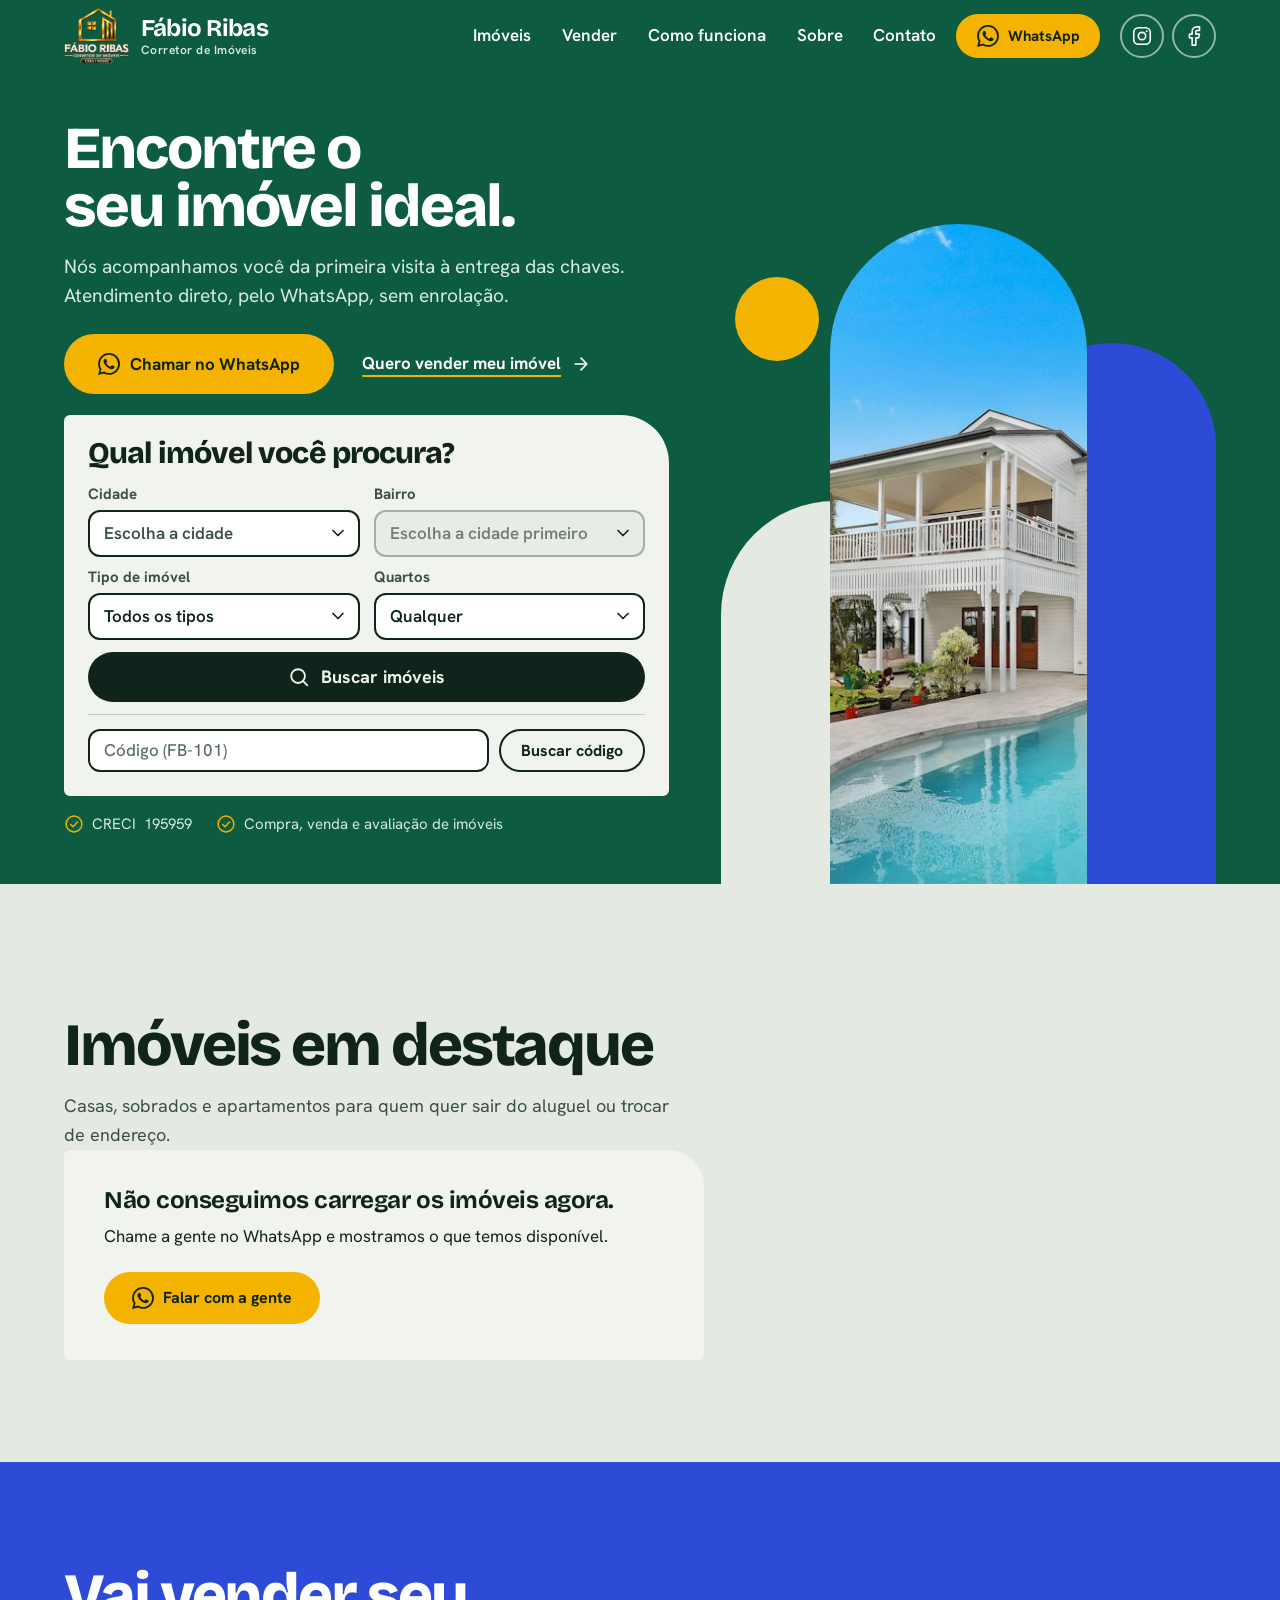
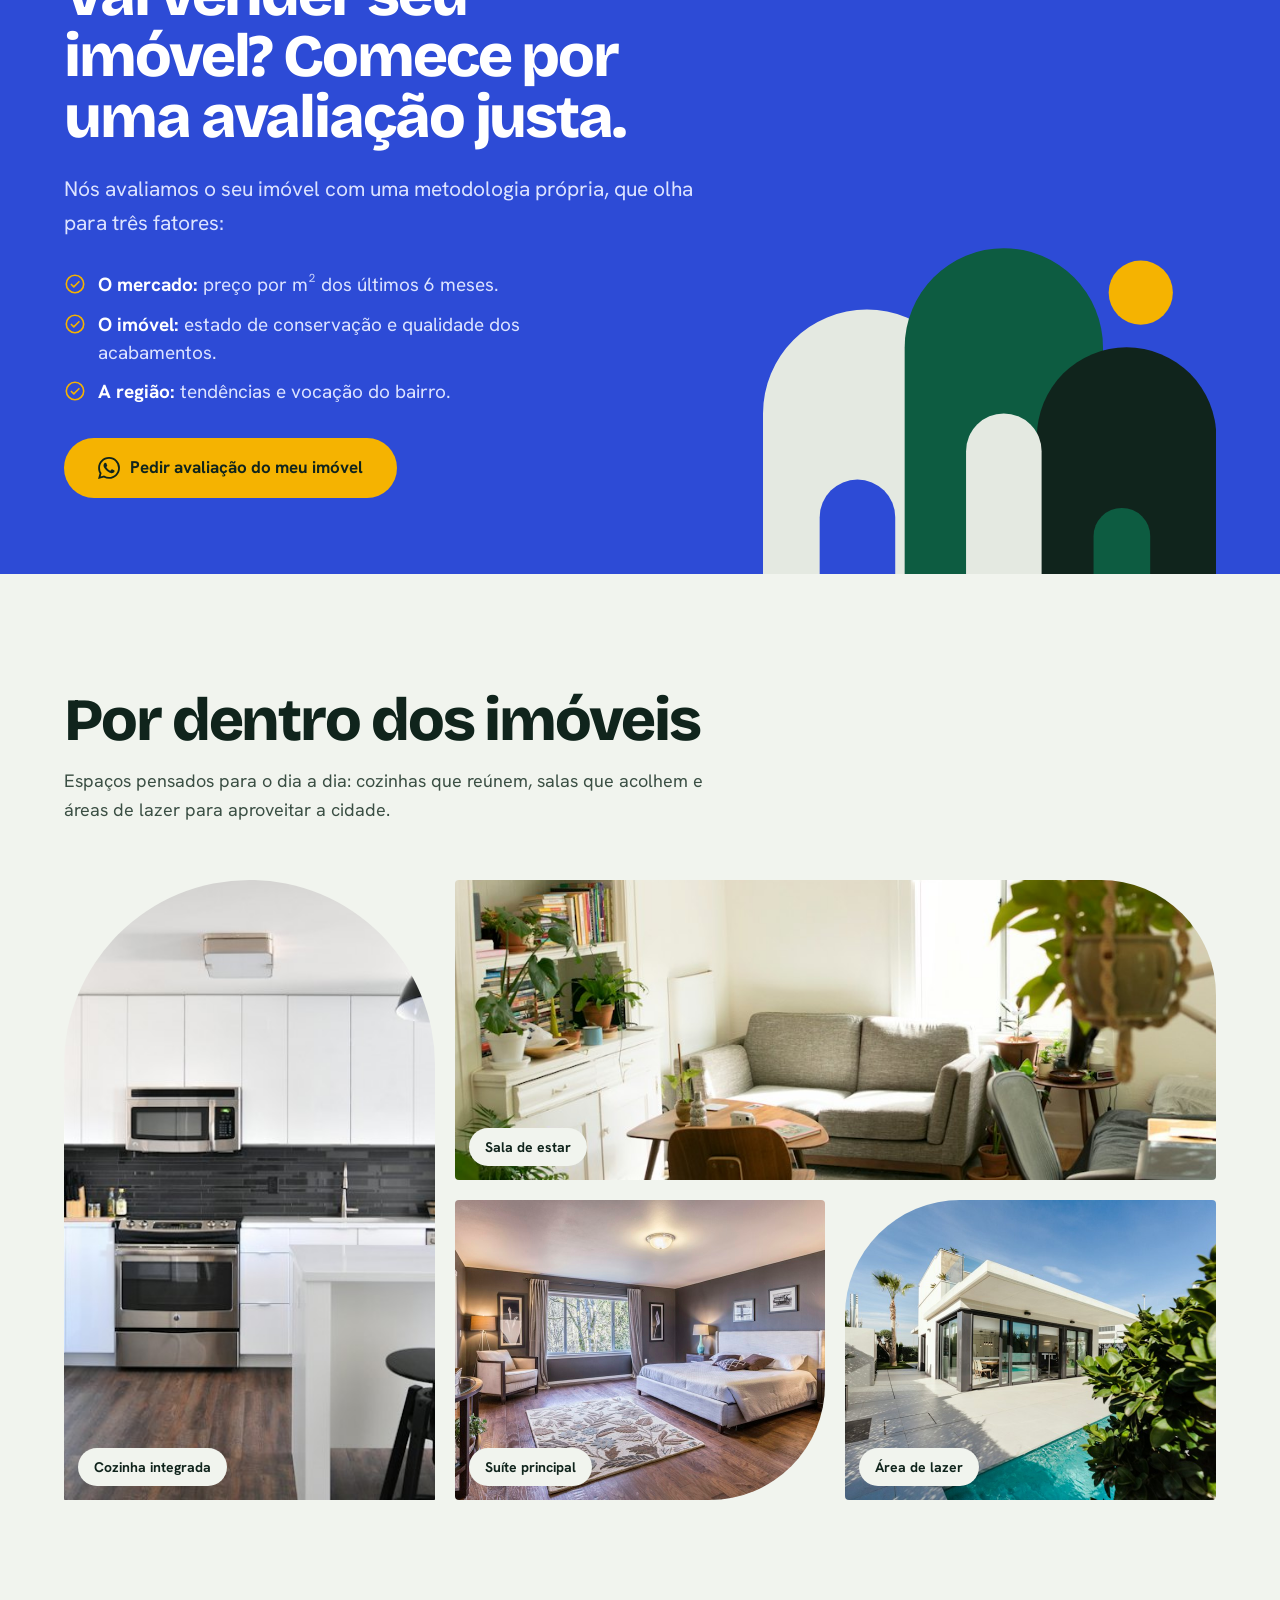
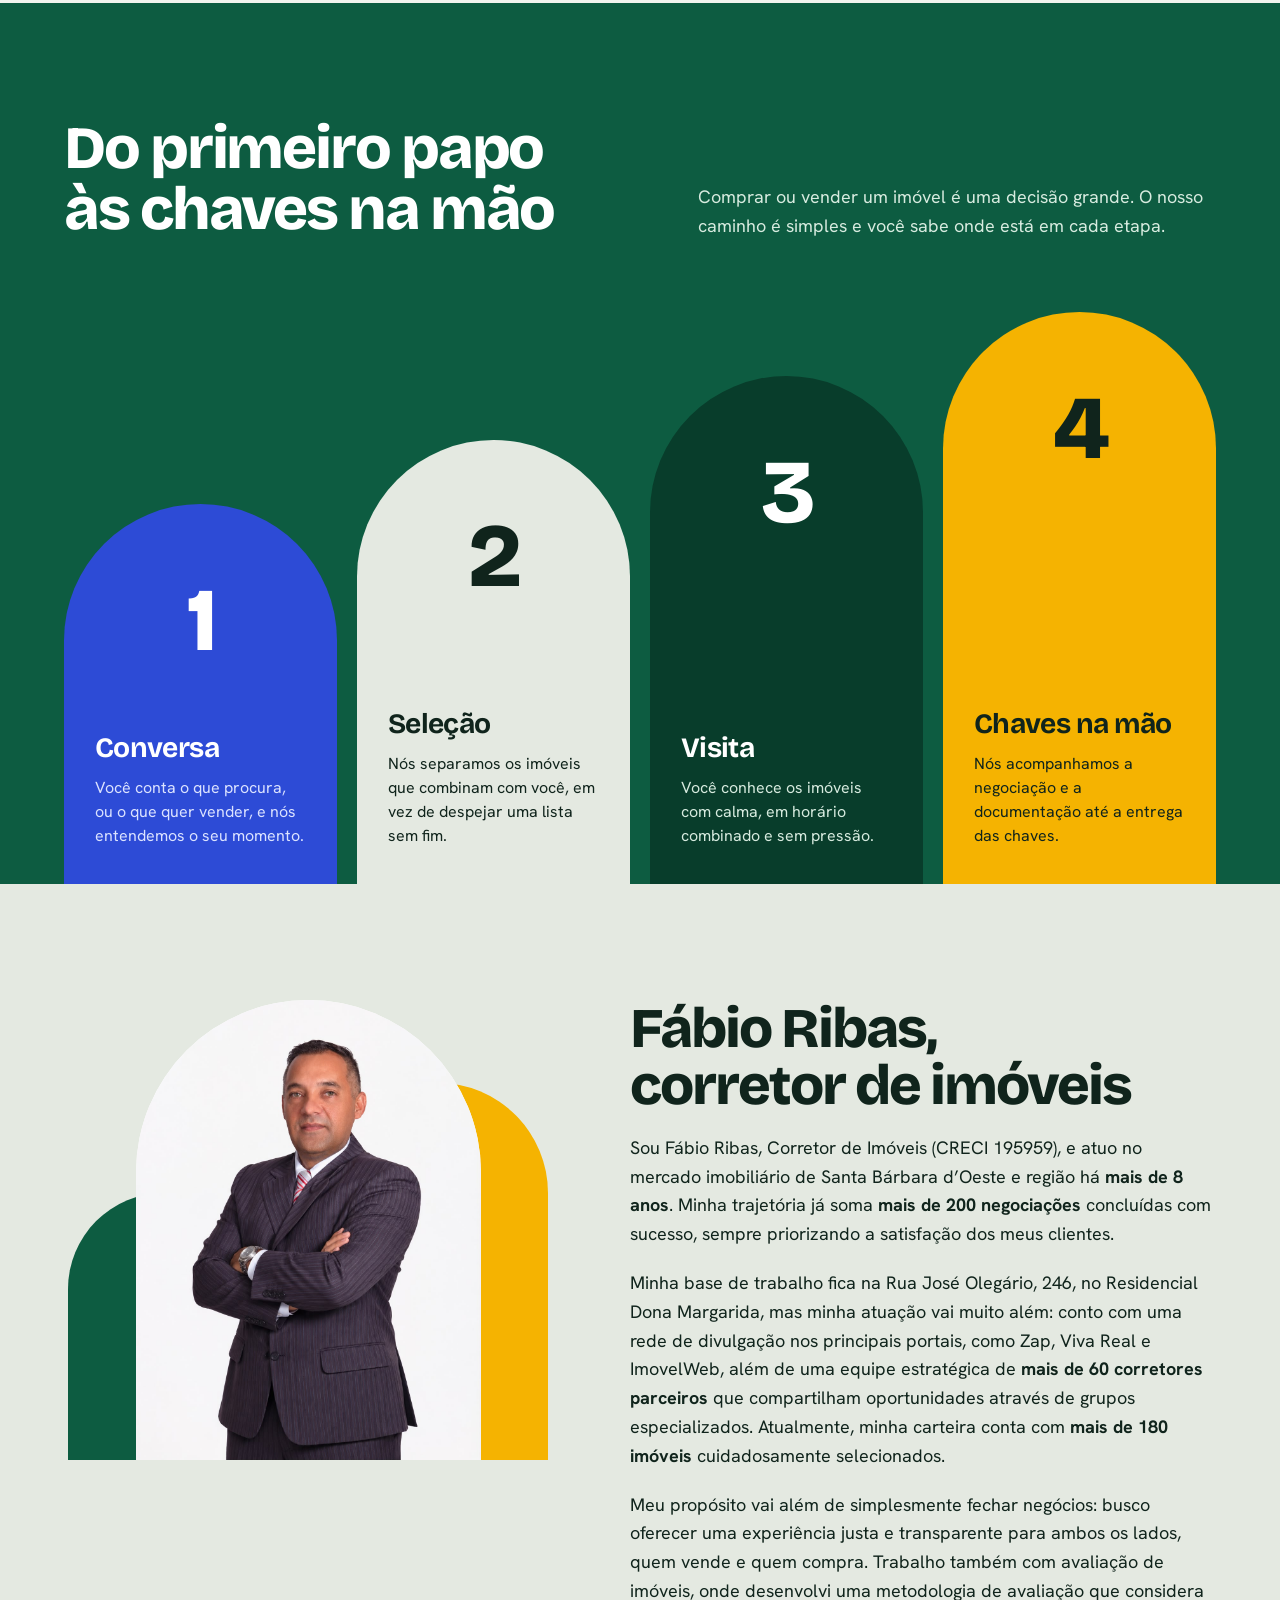
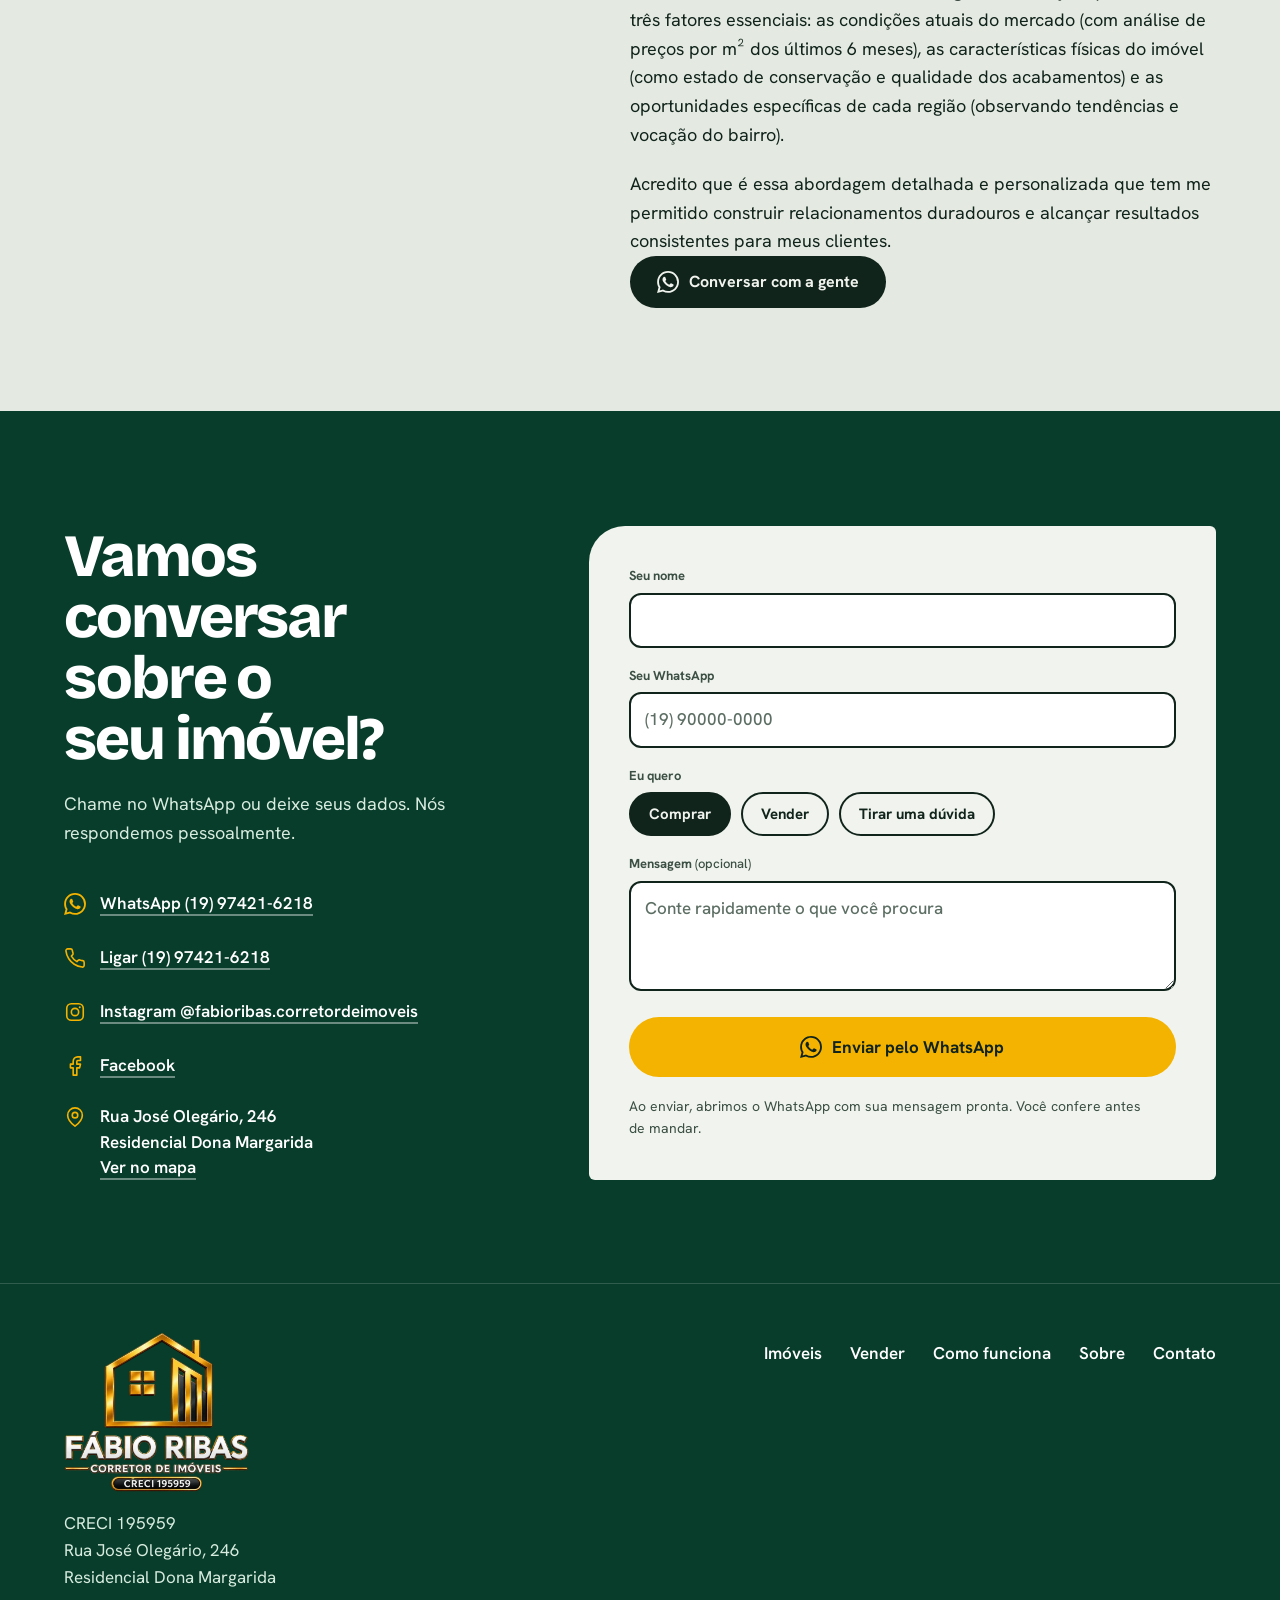
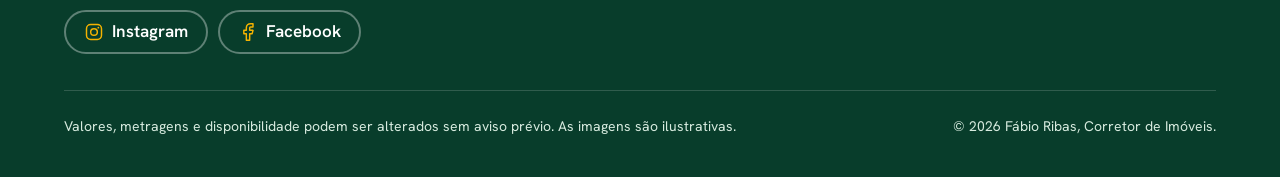
<file: public/index.html>
<!doctype html>
<html lang="pt-BR">
<head>
  <meta charset="utf-8">
  <meta name="viewport" content="width=device-width, initial-scale=1">
  <title>Fábio Ribas | Corretor de Imóveis</title>
  <meta name="description" content="Compre, venda ou avalie seu imóvel com atendimento direto, pelo WhatsApp. Casas, sobrados, apartamentos, terrenos, chácaras e sítios, da primeira visita à entrega das chaves. Fábio Ribas, CRECI 195959.">
  <link rel="canonical" href="https://fabioribasimoveis.com.br/">
  <meta name="theme-color" content="#0D5C41">
  <meta property="og:type" content="website">
  <meta property="og:url" content="https://fabioribasimoveis.com.br/">
  <meta property="og:locale" content="pt_BR">
  <meta property="og:title" content="Fábio Ribas | Corretor de Imóveis">
  <meta property="og:description" content="Compre, venda ou avalie seu imóvel com atendimento direto, pelo WhatsApp.">
  <link rel="icon" type="image/png" sizes="32x32" href="assets/favicon-32.png">
  <link rel="icon" type="image/png" sizes="192x192" href="assets/icon-192.png">
  <link rel="apple-touch-icon" href="assets/apple-touch-icon.png">
  <link rel="preload" href="assets/fonts/bricolage-grotesque-latin-var.woff2" as="font" type="font/woff2" crossorigin>
  <link rel="preload" href="assets/fonts/hanken-grotesk-latin-var.woff2" as="font" type="font/woff2" crossorigin>
  <link rel="preload" href="assets/img/hero-casa-piscina.jpg" as="image" fetchpriority="high">
  <link rel="stylesheet" href="css/style.css">
  <script>document.documentElement.classList.add('js');</script>
</head>
<body>

<svg width="0" height="0" style="position:absolute" aria-hidden="true" focusable="false">
  <defs>
    <symbol id="i-wa" viewBox="0 0 24 24"><path fill="currentColor" d="M17.472 14.382c-.297-.149-1.758-.867-2.03-.967-.273-.099-.471-.148-.67.15-.197.297-.767.966-.94 1.164-.173.199-.347.223-.644.075-.297-.15-1.255-.463-2.39-1.475-.883-.788-1.48-1.761-1.653-2.059-.173-.297-.018-.458.13-.606.134-.133.298-.347.446-.52.149-.174.198-.298.298-.497.099-.198.05-.371-.025-.52-.075-.149-.669-1.612-.916-2.207-.242-.579-.487-.5-.669-.51-.173-.008-.371-.01-.57-.01-.198 0-.52.074-.792.372-.272.297-1.04 1.016-1.04 2.479 0 1.462 1.065 2.875 1.213 3.074.149.198 2.096 3.2 5.077 4.487.709.306 1.262.489 1.694.625.712.227 1.36.195 1.871.118.571-.085 1.758-.719 2.006-1.413.248-.694.248-1.289.173-1.413-.074-.124-.272-.198-.57-.347m-5.421 7.403h-.004a9.87 9.87 0 01-5.031-1.378l-.361-.214-3.741.982.998-3.648-.235-.374a9.86 9.86 0 01-1.51-5.26c.001-5.45 4.436-9.884 9.888-9.884 2.64 0 5.122 1.03 6.988 2.898a9.825 9.825 0 012.893 6.994c-.003 5.45-4.437 9.884-9.885 9.884m8.413-18.297A11.815 11.815 0 0012.05 0C5.495 0 .16 5.335.157 11.892c0 2.096.547 4.142 1.588 5.945L.057 24l6.305-1.654a11.882 11.882 0 005.683 1.448h.005c6.554 0 11.89-5.335 11.893-11.893a11.821 11.821 0 00-3.48-8.413Z"/></symbol>
    <symbol id="i-bed" viewBox="0 0 24 24"><path d="M2 20v-8a2 2 0 0 1 2-2h16a2 2 0 0 1 2 2v8M4 10V6a2 2 0 0 1 2-2h12a2 2 0 0 1 2 2v4M12 4v6M2 18h20" fill="none" stroke="currentColor" stroke-width="1.75" stroke-linecap="round" stroke-linejoin="round"/></symbol>
    <symbol id="i-bath" viewBox="0 0 24 24"><path d="M9 6 6.5 3.5a1.5 1.5 0 0 0-1-.5C4.7 3 4 3.7 4 4.5V17a2 2 0 0 0 2 2h12a2 2 0 0 0 2-2v-5M10 5 8 7M2 12h20M7 19v2M17 19v2" fill="none" stroke="currentColor" stroke-width="1.75" stroke-linecap="round" stroke-linejoin="round"/></symbol>
    <symbol id="i-car" viewBox="0 0 24 24"><path d="M19 17h2c.6 0 1-.4 1-1v-3c0-.9-.7-1.7-1.5-1.9C18.7 10.6 16 10 16 10s-1.3-1.4-2.2-2.3c-.5-.4-1.1-.7-1.8-.7H5c-.6 0-1.1.4-1.4.9l-1.4 2.9A3.7 3.7 0 0 0 2 12v4c0 .6.4 1 1 1h2M9 17h6" fill="none" stroke="currentColor" stroke-width="1.75" stroke-linecap="round" stroke-linejoin="round"/><circle cx="7" cy="17" r="2" fill="none" stroke="currentColor" stroke-width="1.75"/><circle cx="17" cy="17" r="2" fill="none" stroke="currentColor" stroke-width="1.75"/></symbol>
    <symbol id="i-area" viewBox="0 0 24 24"><path d="M3 8V5a2 2 0 0 1 2-2h3M16 3h3a2 2 0 0 1 2 2v3M21 16v3a2 2 0 0 1-2 2h-3M8 21H5a2 2 0 0 1-2-2v-3" fill="none" stroke="currentColor" stroke-width="1.75" stroke-linecap="round" stroke-linejoin="round"/><path d="M9 9h6v6H9z" fill="none" stroke="currentColor" stroke-width="1.75" stroke-linejoin="round"/></symbol>
    <symbol id="i-building" viewBox="0 0 24 24"><path d="M5 21V4a1 1 0 0 1 1-1h8a1 1 0 0 1 1 1v17M15 9h3a1 1 0 0 1 1 1v11M3 21h18M9 7h2M9 11h2M9 15h2" fill="none" stroke="currentColor" stroke-width="1.75" stroke-linecap="round" stroke-linejoin="round"/></symbol>
    <symbol id="i-sun" viewBox="0 0 24 24"><circle cx="12" cy="12" r="4" fill="none" stroke="currentColor" stroke-width="1.75"/><path d="M12 2.5v2.2M12 19.3v2.2M2.5 12h2.2M19.3 12h2.2M5.3 5.3l1.6 1.6M17.1 17.1l1.6 1.6M5.3 18.7l1.6-1.6M17.1 6.9l1.6-1.6" fill="none" stroke="currentColor" stroke-width="1.75" stroke-linecap="round"/></symbol>
    <symbol id="i-pin" viewBox="0 0 24 24"><path d="M20 10c0 6-8 12-8 12S4 16 4 10a8 8 0 0 1 16 0Z" fill="none" stroke="currentColor" stroke-width="1.75" stroke-linejoin="round"/><circle cx="12" cy="10" r="3" fill="none" stroke="currentColor" stroke-width="1.75"/></symbol>
    <symbol id="i-phone" viewBox="0 0 24 24"><path d="M22 16.9v3a2 2 0 0 1-2.2 2 19.8 19.8 0 0 1-8.6-3.1 19.5 19.5 0 0 1-6-6A19.8 19.8 0 0 1 2.1 4.2 2 2 0 0 1 4.1 2h3a2 2 0 0 1 2 1.7c.1 1 .4 1.9.7 2.8a2 2 0 0 1-.5 2.1L8.1 9.9a16 16 0 0 0 6 6l1.3-1.3a2 2 0 0 1 2.1-.4c.9.3 1.8.6 2.8.7a2 2 0 0 1 1.7 2Z" fill="none" stroke="currentColor" stroke-width="1.75" stroke-linecap="round" stroke-linejoin="round"/></symbol>
    <symbol id="i-arrow" viewBox="0 0 24 24"><path d="M5 12h14m-7-7 7 7-7 7" fill="none" stroke="currentColor" stroke-width="2" stroke-linecap="round" stroke-linejoin="round"/></symbol>
    <symbol id="i-search" viewBox="0 0 24 24"><circle cx="11" cy="11" r="7.5" fill="none" stroke="currentColor" stroke-width="2"/><path d="m21 21-4.3-4.3" fill="none" stroke="currentColor" stroke-width="2" stroke-linecap="round"/></symbol>
    <symbol id="i-check" viewBox="0 0 24 24"><circle cx="12" cy="12" r="9.5" fill="none" stroke="currentColor" stroke-width="1.75"/><path d="m8 12.5 2.7 2.7L16.3 9.5" fill="none" stroke="currentColor" stroke-width="1.75" stroke-linecap="round" stroke-linejoin="round"/></symbol>
    <symbol id="i-menu" viewBox="0 0 24 24"><path d="M4 7h16M4 12h16M4 17h16" fill="none" stroke="currentColor" stroke-width="2" stroke-linecap="round"/></symbol>
    <symbol id="i-close" viewBox="0 0 24 24"><path d="M6 6l12 12M18 6 6 18" fill="none" stroke="currentColor" stroke-width="2" stroke-linecap="round"/></symbol>
    <symbol id="i-instagram" viewBox="0 0 24 24"><rect x="3" y="3" width="18" height="18" rx="5" fill="none" stroke="currentColor" stroke-width="1.75"/><circle cx="12" cy="12" r="4" fill="none" stroke="currentColor" stroke-width="1.75"/><circle cx="17.2" cy="6.8" r="1.1" fill="currentColor"/></symbol>
    <symbol id="i-facebook" viewBox="0 0 24 24"><path d="M18 2h-3a5 5 0 0 0-5 5v3H7v4h3v8h4v-8h3l1-4h-4V7a1 1 0 0 1 1-1h3Z" fill="none" stroke="currentColor" stroke-width="1.75" stroke-linecap="round" stroke-linejoin="round"/></symbol>
    <symbol id="i-chevron" viewBox="0 0 24 24"><path d="m6 9 6 6 6-6" fill="none" stroke="currentColor" stroke-width="2" stroke-linecap="round" stroke-linejoin="round"/></symbol>
  </defs>
</svg>

<a class="skip" href="#conteudo">Ir para o conteúdo</a>

<header class="topo" id="topo">
  <div class="topo__in wrap">
    <a class="marca" href="#inicio" aria-label="Fábio Ribas, Corretor de Imóveis. Início">
      <span class="marca__logo"><img src="assets/img/logo-fabio-ribas.webp" width="640" height="553" alt="" decoding="async"></span>
      <span class="marca__txt"><strong>Fábio Ribas</strong><small>Corretor de Imóveis</small></span>
    </a>

    <nav class="nav" id="nav" aria-label="Principal">
      <a href="#imoveis">Imóveis</a>
      <a href="#vender">Vender</a>
      <a href="#como-funciona">Como funciona</a>
      <a href="#sobre">Sobre</a>
      <a href="#contato">Contato</a>
    </nav>

    <a class="btn btn--primary btn--sm topo__wa" href="#contato" data-wa="Olá, Fábio! Vi seu site e quero conversar sobre imóveis.">
      <svg class="i" aria-hidden="true"><use href="#i-wa"/></svg><span>WhatsApp</span>
    </a>
    <ul class="topo__redes" aria-label="Redes sociais">
      <li><a class="topo__rede" href="https://www.instagram.com/fabioribas.corretordeimoveis/" target="_blank" rel="noopener noreferrer" aria-label="Instagram do Fábio Ribas (abre em nova aba)"><svg class="i" aria-hidden="true"><use href="#i-instagram"/></svg></a></li>
      <li><a class="topo__rede" href="https://www.facebook.com/FabioRibasMaciel" target="_blank" rel="noopener noreferrer" aria-label="Facebook do Fábio Ribas (abre em nova aba)"><svg class="i" aria-hidden="true"><use href="#i-facebook"/></svg></a></li>
    </ul>
    <button class="menu-btn" type="button" aria-expanded="false" aria-controls="nav" aria-label="Abrir menu">
      <svg class="i i--open" aria-hidden="true"><use href="#i-menu"/></svg>
      <svg class="i i--close" aria-hidden="true"><use href="#i-close"/></svg>
    </button>
  </div>
</header>

<main id="conteudo">

  <!-- ============ HERO: primeira tela focada em venda ============ -->
  <section class="hero" id="inicio" aria-labelledby="hero-titulo">
    <div class="hero__in wrap">
      <div class="hero__copy">
        <h1 id="hero-titulo">Encontre o seu imóvel&nbsp;ideal.</h1>
        <p class="hero__sub">Nós acompanhamos você da primeira visita à entrega das chaves. Atendimento direto, pelo WhatsApp, sem enrolação.</p>

        <div class="hero__acoes">
          <a class="btn btn--primary btn--lg" id="hero-cta" href="#contato" data-wa="Olá, Fábio! Vi seu site e quero conversar sobre imóveis.">
            <svg class="i" aria-hidden="true"><use href="#i-wa"/></svg>Chamar no WhatsApp
          </a>
          <a class="link-seta" href="#vender">Quero vender meu imóvel<svg class="i" aria-hidden="true"><use href="#i-arrow"/></svg></a>
        </div>

        <form class="busca" id="busca" aria-labelledby="busca-titulo">
          <p class="busca__titulo" id="busca-titulo">Qual imóvel você procura?</p>
          <div class="campo">
            <label for="f-cidade">Cidade</label>
            <div class="select">
              <select id="f-cidade" name="cidade" class="is-vazio">
                <option value="" selected disabled>Escolha a cidade</option>
                <option value="santa-barbara-d-oeste">Santa Bárbara d’Oeste</option>
                <option value="americana">Americana</option>
                <option value="nova-odessa">Nova Odessa</option>
              </select>
              <svg class="i" aria-hidden="true"><use href="#i-chevron"/></svg>
            </div>
          </div>
          <div class="campo">
            <label for="f-bairro">Bairro</label>
            <div class="select">
              <select id="f-bairro" name="bairro" class="is-vazio" disabled>
                <option value="" selected>Escolha a cidade primeiro</option>
              </select>
              <svg class="i" aria-hidden="true"><use href="#i-chevron"/></svg>
            </div>
          </div>
          <div class="campo">
            <label for="f-tipo">Tipo de imóvel</label>
            <div class="select">
              <select id="f-tipo" name="tipo">
                <option value="" selected>Todos os tipos</option>
                <option value="casa">Casa</option>
                <option value="casa-condominio">Casa em condomínio</option>
                <option value="sobrado">Sobrado</option>
                <option value="apartamento">Apartamento</option>
                <option value="terreno">Terreno</option>
                <option value="chacara">Chácara</option>
                <option value="sitio">Sítio</option>
                <option value="comercial">Imóvel comercial</option>
              </select>
              <svg class="i" aria-hidden="true"><use href="#i-chevron"/></svg>
            </div>
          </div>
          <div class="campo">
            <label for="f-quartos">Quartos</label>
            <div class="select">
              <select id="f-quartos" name="quartos">
                <option value="0">Qualquer</option>
                <option value="2">2 ou mais</option>
                <option value="3">3 ou mais</option>
                <option value="4">4 ou mais</option>
              </select>
              <svg class="i" aria-hidden="true"><use href="#i-chevron"/></svg>
            </div>
          </div>
          <p class="erro busca__msg" id="busca-msg" role="alert"></p>
          <button class="btn btn--ink busca__ok" type="submit"><svg class="i" aria-hidden="true"><use href="#i-search"/></svg>Buscar imóveis</button>

          <!-- busca pelo código: os campos ficam dentro do painel, mas pertencem ao formulário vazio logo abaixo (form="busca-codigo") -->
          <div class="busca__codigo">
            <label class="sr-only" for="f-codigo">Código do imóvel</label>
            <div class="busca__codigo-linha">
              <input id="f-codigo" class="entrada" form="busca-codigo" name="codigo" type="text" placeholder="Código (FB-101)" maxlength="20" autocomplete="off" autocapitalize="characters" spellcheck="false" enterkeyhint="search" aria-describedby="codigo-msg">
              <button class="btn btn--ghost busca__codigo-ok" type="submit" form="busca-codigo">Buscar código</button>
            </div>
            <p class="erro" id="codigo-msg" role="alert"></p>
          </div>
        </form>
        <form id="busca-codigo" novalidate></form>

        <ul class="hero__prova">
          <li><svg class="i" aria-hidden="true"><use href="#i-check"/></svg>CRECI <span data-site="creci">195959</span></li>
          <li><svg class="i" aria-hidden="true"><use href="#i-check"/></svg>Compra, venda e avaliação de imóveis</li>
        </ul>
      </div>

      <div class="hero__arte" aria-hidden="false">
        <div class="sol"></div>
        <div class="arco arco--concreto"></div>
        <div class="arco arco--cobalto"></div>
        <div class="arco arco--foto">
          <img src="assets/img/hero-casa-piscina.jpg" width="1000" height="667" alt="Casa moderna com piscina e palmeiras, em imagem ilustrativa" fetchpriority="high" decoding="async">
        </div>
      </div>
    </div>
  </section>

  <!-- ============ PORTFÓLIO: imóveis ============ -->
  <section class="sec sec--imoveis" id="imoveis" aria-labelledby="imoveis-titulo">
    <div class="wrap">
      <header class="sec__cab" data-reveal="up">
        <div>
          <h2 id="imoveis-titulo">Imóveis em destaque</h2>
          <p class="sec__sub">Casas, sobrados e apartamentos para quem quer sair do aluguel ou trocar de endereço.</p>
        </div>
        <div class="filtro" role="group" aria-label="Filtrar por tipo" hidden></div>
      </header>

      <p class="resultado" id="resultado" tabindex="-1" aria-live="polite">Carregando imóveis…</p>

      <div class="grade" id="grade" data-carregando="1"></div>

      <div class="vazio" id="vazio" hidden>
        <p class="vazio__t" id="vazio-t">Nenhum imóvel com esses filtros por aqui.</p>
        <p id="vazio-p">Podemos ter algo que ainda não está no site. Conte o que você procura.</p>
        <div class="vazio__acoes">
          <a class="btn btn--primary" href="#contato" data-wa="Olá, Fábio! Não encontrei no site o imóvel que procuro. Pode me ajudar?"><svg class="i" aria-hidden="true"><use href="#i-wa"/></svg>Falar com a gente</a>
          <button class="btn btn--ghost" type="button" id="limpar">Limpar filtros</button>
        </div>
      </div>

    </div>
  </section>

  <!-- ============ VENDER ============ -->
  <section class="vender" id="vender" aria-labelledby="vender-titulo">
    <div class="vender__in wrap">
      <div class="vender__copy" data-reveal="up">
        <h2 id="vender-titulo">Vai vender seu imóvel? Comece por uma avaliação justa.</h2>
        <p>Nós avaliamos o seu imóvel com uma metodologia própria, que olha para três fatores:</p>
        <ul class="fatores">
          <li><svg class="i" aria-hidden="true"><use href="#i-check"/></svg><span><strong>O mercado:</strong> preço por m² dos últimos 6 meses.</span></li>
          <li><svg class="i" aria-hidden="true"><use href="#i-check"/></svg><span><strong>O imóvel:</strong> estado de conservação e qualidade dos acabamentos.</span></li>
          <li><svg class="i" aria-hidden="true"><use href="#i-check"/></svg><span><strong>A região:</strong> tendências e vocação do bairro.</span></li>
        </ul>
        <a class="btn btn--primary btn--lg" href="#contato" data-wa="Olá, Fábio! Quero uma avaliação do meu imóvel para vender."><svg class="i" aria-hidden="true"><use href="#i-wa"/></svg>Pedir avaliação do meu imóvel</a>
      </div>
      <div class="vender__arte" aria-hidden="true">
        <svg viewBox="0 0 480 360" preserveAspectRatio="xMidYMax meet">
          <path d="M0 360V190a110 110 0 0 1 220 0v170z" fill="#E4E9E1"/>
          <path d="M150 360V120a105 105 0 0 1 210 0v240z" fill="#0D5C41"/>
          <path d="M290 360V215a95 95 0 0 1 190 0v145z" fill="#10241C"/>
          <path d="M60 360V300a40 40 0 0 1 80 0v60z" fill="#2D4BD6"/>
          <path d="M215 360V230a40 40 0 0 1 80 0v130z" fill="#E4E9E1"/>
          <path d="M350 360V320a30 30 0 0 1 60 0v40z" fill="#0D5C41"/>
          <circle cx="400" cy="62" r="34" fill="#F5B301"/>
        </svg>
      </div>
    </div>
  </section>

  <!-- ============ PORTFÓLIO: ambientes ============ -->
  <section class="sec sec--ambientes" id="ambientes" aria-labelledby="ambientes-titulo">
    <div class="wrap">
      <header class="sec__cab sec__cab--solo" data-reveal="up">
        <div>
          <h2 id="ambientes-titulo">Por dentro dos imóveis</h2>
          <p class="sec__sub">Espaços pensados para o dia a dia: cozinhas que reúnem, salas que acolhem e áreas de lazer para aproveitar a cidade.</p>
        </div>
      </header>
      <div class="mosaico">
        <figure class="tile tile--a" data-reveal="arch">
          <img src="assets/img/ambiente-cozinha.jpg" width="900" height="598" loading="lazy" decoding="async" alt="Cozinha branca integrada, em imagem ilustrativa">
          <figcaption>Cozinha integrada</figcaption>
        </figure>
        <figure class="tile tile--b" data-reveal="arch">
          <img src="assets/img/ambiente-sala.jpg" width="900" height="670" loading="lazy" decoding="async" alt="Sala de estar com sofá e poltronas, em imagem ilustrativa">
          <figcaption>Sala de estar</figcaption>
        </figure>
        <figure class="tile tile--c" data-reveal="arch">
          <img src="assets/img/ambiente-quarto.jpg" width="900" height="600" loading="lazy" decoding="async" alt="Suíte com cama de casal e tapete, em imagem ilustrativa">
          <figcaption>Suíte principal</figcaption>
        </figure>
        <figure class="tile tile--d" data-reveal="arch">
          <img src="assets/img/ambiente-piscina.jpg" width="900" height="600" loading="lazy" decoding="async" alt="Piscina em área externa de casa moderna, em imagem ilustrativa">
          <figcaption>Área de lazer</figcaption>
        </figure>
      </div>
    </div>
  </section>

  <!-- ============ COMO FUNCIONA ============ -->
  <section class="como" id="como-funciona" aria-labelledby="como-titulo">
    <div class="wrap">
      <header class="como__cab" data-reveal="up">
        <h2 id="como-titulo">Do primeiro papo às chaves na mão</h2>
        <p>Comprar ou vender um imóvel é uma decisão grande. O nosso caminho é simples e você sabe onde está em cada etapa.</p>
      </header>
      <ol class="passos">
        <li class="passo passo--1" style="--i:0">
          <span class="passo__n" aria-hidden="true">1</span>
          <h3>Conversa</h3>
          <p>Você conta o que procura, ou o que quer vender, e nós entendemos o seu momento.</p>
        </li>
        <li class="passo passo--2" style="--i:1">
          <span class="passo__n" aria-hidden="true">2</span>
          <h3>Seleção</h3>
          <p>Nós separamos os imóveis que combinam com você, em vez de despejar uma lista sem fim.</p>
        </li>
        <li class="passo passo--3" style="--i:2">
          <span class="passo__n" aria-hidden="true">3</span>
          <h3>Visita</h3>
          <p>Você conhece os imóveis com calma, em horário combinado e sem pressão.</p>
        </li>
        <li class="passo passo--4" style="--i:3">
          <span class="passo__n" aria-hidden="true">4</span>
          <h3>Chaves na mão</h3>
          <p>Nós acompanhamos a negociação e a documentação até a entrega das chaves.</p>
        </li>
      </ol>
    </div>
  </section>

  <!-- ============ SOBRE ============ -->
  <section class="sec sobre" id="sobre" aria-labelledby="sobre-titulo">
    <div class="sobre__in wrap">
      <div class="sobre__retrato" data-reveal="arch">
        <span class="ra ra--jardim" aria-hidden="true"></span>
        <span class="ra ra--acafrao" aria-hidden="true"></span>
        <div class="retrato__foto">
          <img src="assets/img/fabio-ribas.jpg" width="1086" height="1448" loading="lazy" decoding="async" alt="Fábio Ribas, corretor de imóveis, de terno e com os braços cruzados">
        </div>
      </div>
      <div class="sobre__copy" data-reveal="up">
        <h2 id="sobre-titulo">Fábio Ribas, corretor de imóveis</h2>
        <p>Sou Fábio Ribas, Corretor de Imóveis (CRECI <span data-site="creci">195959</span>), e atuo no mercado imobiliário de Santa Bárbara d’Oeste e região há <strong>mais de 8 anos</strong>. Minha trajetória já soma <strong>mais de 200 negociações</strong> concluídas com sucesso, sempre priorizando a satisfação dos meus clientes.</p>
        <p>Minha base de trabalho fica na Rua José Olegário, 246, no Residencial Dona Margarida, mas minha atuação vai muito além: conto com uma rede de divulgação nos principais portais, como Zap, Viva Real e ImovelWeb, além de uma equipe estratégica de <strong>mais de 60 corretores parceiros</strong> que compartilham oportunidades através de grupos especializados. Atualmente, minha carteira conta com <strong>mais de 180 imóveis</strong> cuidadosamente selecionados.</p>
        <p>Meu propósito vai além de simplesmente fechar negócios: busco oferecer uma experiência justa e transparente para ambos os lados, quem vende e quem compra. Trabalho também com avaliação de imóveis, onde desenvolvi uma metodologia de avaliação que considera três fatores essenciais: as condições atuais do mercado (com análise de preços por m² dos últimos 6 meses), as características físicas do imóvel (como estado de conservação e qualidade dos acabamentos) e as oportunidades específicas de cada região (observando tendências e vocação do bairro).</p>
        <p>Acredito que é essa abordagem detalhada e personalizada que tem me permitido construir relacionamentos duradouros e alcançar resultados consistentes para meus clientes.</p>
        <a class="btn btn--ink" href="#contato" data-wa="Olá, Fábio! Vi seu site e gostaria de conhecer seu trabalho."><svg class="i" aria-hidden="true"><use href="#i-wa"/></svg>Conversar com a gente</a>
      </div>
    </div>
  </section>

  <!-- ============ CONTATO ============ -->
  <section class="contato" id="contato" aria-labelledby="contato-titulo">
    <div class="contato__in wrap">
      <div class="contato__copy" data-reveal="up">
        <h2 id="contato-titulo">Vamos conversar sobre o seu imóvel?</h2>
        <p>Chame no WhatsApp ou deixe seus dados. Nós respondemos pessoalmente.</p>
        <ul class="contato__lista">
          <li><svg class="i" aria-hidden="true"><use href="#i-wa"/></svg><a href="#contato" data-wa="Olá, Fábio! Vi seu site e quero conversar sobre imóveis.">WhatsApp <span data-site="telefone">(19) 97421-6218</span></a></li>
          <li><svg class="i" aria-hidden="true"><use href="#i-phone"/></svg><a href="tel:+5519974216218" data-site-tel>Ligar <span data-site="telefone">(19) 97421-6218</span></a></li>
          <li><svg class="i" aria-hidden="true"><use href="#i-instagram"/></svg><a href="https://www.instagram.com/fabioribas.corretordeimoveis/" target="_blank" rel="noopener noreferrer">Instagram <span class="contato__arroba">@fabioribas.corretordeimoveis</span></a></li>
          <li><svg class="i" aria-hidden="true"><use href="#i-facebook"/></svg><a href="https://www.facebook.com/FabioRibasMaciel" target="_blank" rel="noopener noreferrer">Facebook</a></li>
          <li class="contato__end"><svg class="i" aria-hidden="true"><use href="#i-pin"/></svg><span>Rua José Olegário, 246<br>Residencial Dona Margarida<br><a href="https://www.google.com/maps/search/?api=1&amp;query=Rua+Jos%C3%A9+Oleg%C3%A1rio%2C+246%2C+Santa+B%C3%A1rbara+d%27Oeste" target="_blank" rel="noopener">Ver no mapa</a></span></li>
        </ul>
      </div>

      <form class="form" id="form-contato" novalidate>
        <div class="campo campo--txt">
          <label for="c-nome">Seu nome</label>
          <input id="c-nome" name="nome" type="text" autocomplete="name" required aria-describedby="e-nome">
          <p class="erro" id="e-nome" role="alert"></p>
        </div>
        <div class="campo campo--txt">
          <label for="c-zap">Seu WhatsApp</label>
          <input id="c-zap" name="zap" type="tel" inputmode="tel" autocomplete="tel" placeholder="(19) 90000-0000" required aria-describedby="e-zap">
          <p class="erro" id="e-zap" role="alert"></p>
        </div>
        <fieldset class="opcoes">
          <legend>Eu quero</legend>
          <label class="opcao"><input type="radio" name="interesse" value="comprar um imóvel" checked><span>Comprar</span></label>
          <label class="opcao"><input type="radio" name="interesse" value="vender meu imóvel"><span>Vender</span></label>
          <label class="opcao"><input type="radio" name="interesse" value="tirar uma dúvida"><span>Tirar uma dúvida</span></label>
        </fieldset>
        <div class="campo campo--txt">
          <label for="c-msg">Mensagem <span class="opc">(opcional)</span></label>
          <textarea id="c-msg" name="msg" rows="3" placeholder="Conte rapidamente o que você procura"></textarea>
        </div>
        <button class="btn btn--primary btn--lg form__ok" type="submit"><svg class="i" aria-hidden="true"><use href="#i-wa"/></svg>Enviar pelo WhatsApp</button>
        <p class="form__nota">Ao enviar, abrimos o WhatsApp com sua mensagem pronta. Você confere antes de mandar.</p>
      </form>
    </div>
  </section>

</main>

<footer class="rodape">
  <div class="rodape__in wrap">
    <div class="rodape__marca">
      <a class="marca" href="#inicio" aria-label="Fábio Ribas, Corretor de Imóveis. Início">
        <span class="marca__logo"><img src="assets/img/logo-fabio-ribas.webp" width="640" height="553" alt="" loading="lazy" decoding="async"></span>
        <span class="marca__txt"><strong>Fábio Ribas</strong><small>Corretor de Imóveis</small></span>
      </a>
      <p>CRECI <span data-site="creci">195959</span><br>Rua José Olegário, 246<br>Residencial Dona Margarida</p>
      <ul class="rodape__redes" aria-label="Redes sociais">
        <li><a href="https://www.instagram.com/fabioribas.corretordeimoveis/" target="_blank" rel="noopener noreferrer"><svg class="i" aria-hidden="true"><use href="#i-instagram"/></svg>Instagram</a></li>
        <li><a href="https://www.facebook.com/FabioRibasMaciel" target="_blank" rel="noopener noreferrer"><svg class="i" aria-hidden="true"><use href="#i-facebook"/></svg>Facebook</a></li>
      </ul>
    </div>
    <nav class="rodape__nav" aria-label="Rodapé">
      <a href="#imoveis">Imóveis</a>
      <a href="#vender">Vender</a>
      <a href="#como-funciona">Como funciona</a>
      <a href="#sobre">Sobre</a>
      <a href="#contato">Contato</a>
    </nav>
  </div>
  <div class="wrap rodape__fim">
    <p>Valores, metragens e disponibilidade podem ser alterados sem aviso prévio. As imagens são ilustrativas.</p>
    <p>© 2026 Fábio Ribas, Corretor de Imóveis.</p>
  </div>
</footer>

<a class="wa-flutuante is-oculto" id="wa-flutuante" href="#contato" data-wa="Olá, Fábio! Vi seu site e quero conversar sobre imóveis." aria-label="Falar no WhatsApp">
  <svg class="i" aria-hidden="true"><use href="#i-wa"/></svg><span>Falar no WhatsApp</span>
</a>

<script src="js/config.js" defer></script>
<script src="js/comum.js" defer></script>
<script src="js/imoveis.js" defer></script>
<script src="js/main.js" defer></script>
</body>
</html>
</file>
<file: public/css/style.css>
/* ==========================================================================
   Fábio · Corretor de Imóveis
   Mundo visual: modernismo tropical. Campos de cor chapada, arcos e uma
   curva por peça. Profundidade só por camadas de cor, nunca sombra de vidro.
   ========================================================================== */

@font-face {
  font-family: "Bricolage Grotesque";
  src: url("../assets/fonts/bricolage-grotesque-latin-var.woff2") format("woff2");
  font-weight: 200 800;
  font-style: normal;
  font-display: swap;
}
@font-face {
  font-family: "Hanken Grotesk";
  src: url("../assets/fonts/hanken-grotesk-latin-var.woff2") format("woff2");
  font-weight: 100 900;
  font-style: normal;
  font-display: swap;
}

:root {
  --jardim: #0d5c41;
  --jardim-fundo: #083d2b;
  --acafrao: #f5b301;
  --acafrao-hover: #ffc933;
  --concreto: #e4e9e1;
  --concreto-claro: #f1f4ee;
  --cobalto: #2d4bd6;
  --tinta: #10241c;
  --tinta-suave: #3b4f44;
  --menta: #d7ebdf;
  --azul-claro: #dce3ff;
  --erro: #b3261e;

  --f-display: "Bricolage Grotesque", "Arial Narrow", sans-serif;
  --f-text: "Hanken Grotesk", system-ui, -apple-system, "Segoe UI", sans-serif;

  --gutter: clamp(1.25rem, 5vw, 4rem);
  --topo-h: 4.5rem;
  --curva: clamp(4rem, 9vw, 8.25rem);
  --curva-s: 2.25rem;
  --ease: cubic-bezier(0.16, 1, 0.3, 1);
}

*, *::before, *::after { box-sizing: border-box; }
* { margin: 0; }

html {
  /* a página inteira cresce junto com telas grandes (rem), respeitando a fonte escolhida pelo usuário.
     O crescimento também é limitado pela altura (1.6vh): numa janela larga e baixa, a primeira tela
     não pode ficar maior que a janela. */
  font-size: clamp(100%, min(0.625vw + 0.375rem, 1.6vh), 187.5%);
  scroll-behavior: smooth;
  scroll-padding-top: calc(var(--topo-h) + 0.75rem);
  -webkit-text-size-adjust: 100%;
  scrollbar-color: var(--jardim) var(--concreto);
  accent-color: var(--jardim);
}

body {
  font: 400 1.0625rem/1.6 var(--f-text);
  color: var(--tinta);
  background: var(--concreto);
  -webkit-font-smoothing: antialiased;
  caret-color: var(--cobalto);
}

img, svg { display: block; max-width: 100%; }
img { height: auto; }
button, input, select, textarea { font: inherit; color: inherit; }
a { color: inherit; }
ul, ol { padding: 0; list-style: none; }

::selection { background: var(--acafrao); color: var(--tinta); }

:focus-visible { outline: 3px solid var(--cobalto); outline-offset: 3px; }
.topo :focus-visible, .hero :focus-visible, .vender :focus-visible,
.como :focus-visible, .contato :focus-visible, .rodape :focus-visible,
.wa-flutuante:focus-visible { outline-color: var(--acafrao); }
.form :focus-visible { outline-color: var(--cobalto); }

h1, h2, h3 {
  font-family: var(--f-display);
  font-weight: 700;
  letter-spacing: -0.03em;
  line-height: 1.02;
  text-wrap: balance;
}
p { text-wrap: pretty; }

.wrap { width: calc(100% - 2.5rem); width: min(100% - 2 * var(--gutter), 80rem); margin-inline: auto; }

.i { width: 1.375rem; height: 1.375rem; flex: none; }

.skip {
  position: absolute; left: 0.75rem; top: -4rem; z-index: 100;
  background: var(--acafrao); color: var(--tinta); font-weight: 700;
  padding: 0.75rem 1.125rem; border-radius: 62.4375rem; text-decoration: none;
}
.skip:focus { top: 0.75rem; }

/* ---------- Botões ---------- */
.btn {
  display: inline-flex; align-items: center; justify-content: center; gap: 0.6em;
  min-height: 3.25rem; padding: 0 1.6rem; border: 2px solid transparent; border-radius: 62.4375rem;
  font: 700 1rem/1.1 var(--f-text); text-decoration: none; cursor: pointer;
  transition: background-color 0.25s var(--ease), color 0.25s var(--ease),
              border-color 0.25s var(--ease), transform 0.25s var(--ease);
}
.btn:active { transform: scale(0.97); }
.btn[hidden] { display: none; }
.btn--sm { min-height: 2.75rem; padding: 0 1.15rem; font-size: 0.9375rem; }
.btn--lg { min-height: 3.75rem; padding: 0 2rem; font-size: 1.0625rem; }
.btn--primary { background: var(--acafrao); color: var(--tinta); }
.btn--primary:hover { background: var(--acafrao-hover); }
.btn--ink { background: var(--tinta); color: var(--concreto-claro); }
.btn--ink:hover { background: var(--jardim); }
.btn--ghost { border-color: var(--tinta); color: var(--tinta); background: transparent; }
.btn--ghost:hover { background: var(--tinta); color: var(--concreto-claro); }

.link-seta {
  display: inline-flex; align-items: center; gap: 0.55em; min-height: 2.75rem;
  font-weight: 700; color: #fff; text-decoration: underline; text-decoration-thickness: 2px;
  text-underline-offset: 0.375rem; text-decoration-color: var(--acafrao);
}
.link-seta .i { width: 1.25rem; height: 1.25rem; transition: transform 0.3s var(--ease); }
.link-seta:hover .i { transform: translateX(0.3125rem); }

/* ---------- Topo ---------- */
.topo { position: sticky; top: 0; z-index: 50; background: var(--jardim); color: #fff; }
.topo__in { display: flex; align-items: center; gap: 1.25rem; min-height: var(--topo-h); }

.marca { display: inline-flex; align-items: center; gap: 0.75rem; text-decoration: none; }
/* o logotipo do Fábio é transparente e vai direto sobre o fundo, sem moldura */
.marca__logo { flex: none; display: block; height: 3.5rem; }
.marca__logo img { display: block; width: auto; height: 100%; }
/* rodapé: o logotipo inteiro (nome e CRECI já fazem parte dele) */
.rodape__marca .marca__logo { height: 10rem; }
.rodape__marca .marca__txt { display: none; }
/* o logotipo já traz o nome e o CRECI: o texto ao lado só aparece onde sobra espaço para WhatsApp, Instagram e Facebook */
@media (max-width: 1099px) { .topo .marca__txt { display: none; } }
.topo__redes { display: flex; align-items: center; gap: 0.5rem; }
.topo__rede {
  display: inline-grid; place-items: center; width: 2.75rem; height: 2.75rem; border-radius: 50%;
  border: 2px solid rgba(255, 255, 255, 0.55); color: #fff;
  transition: background-color 0.25s var(--ease), border-color 0.25s var(--ease), color 0.25s var(--ease);
}
.topo__rede:hover { background: var(--acafrao); border-color: var(--acafrao); color: var(--tinta); }
.topo__rede .i { width: 1.375rem; height: 1.375rem; }
.marca__txt { display: grid; line-height: 1; }
.marca__txt strong { font: 700 clamp(1.25rem, 5.4vw, 1.5rem)/1 var(--f-display); letter-spacing: -0.03em; white-space: nowrap; }
.marca__txt small { font-size: 0.75rem; font-weight: 600; letter-spacing: 0.04em; margin-top: 0.25rem; color: var(--menta); }

.nav { display: flex; align-items: center; gap: clamp(1rem, 2.4vw, 2.25rem); margin-left: auto; }
.nav a {
  font-weight: 600; text-decoration: none; padding: 0.625rem 0; position: relative;
}
.nav a::after {
  content: ""; position: absolute; left: 0; right: 0; bottom: 0.25rem; height: 2px;
  background: var(--acafrao); transform: scaleX(0); transform-origin: left;
  transition: transform 0.35s var(--ease);
}
.nav a:hover::after { transform: scaleX(1); }

.menu-btn {
  display: none; width: 3rem; height: 3rem; align-items: center; justify-content: center;
  border: 2px solid rgba(255, 255, 255, 0.35); border-radius: 50%; background: transparent; cursor: pointer;
}
.menu-btn .i--close { display: none; }
.menu-btn[aria-expanded="true"] .i--open { display: none; }
.menu-btn[aria-expanded="true"] .i--close { display: block; }

/* ---------- Hero ---------- */
.hero {
  background: var(--jardim); color: #fff; overflow: clip; position: relative;
  border-bottom: 1rem solid var(--concreto); /* a linha de chão onde os arcos se apoiam */
}
.hero__in {
  display: grid; grid-template-columns: minmax(0, 6.6fr) minmax(0, 5.4fr);
  gap: clamp(1.5rem, 4vw, 4.5rem); align-items: end;
  min-height: calc(100svh - var(--topo-h) - 1rem);
}
.hero__copy { align-self: center; padding-block: 1rem; padding-block: clamp(0.75rem, 2.6vh, 3rem); min-width: 0; }

.hero h1 {
  font-size: clamp(2.6rem, min(1.1rem + 5vw, 7.8vh), 5.4rem);
  font-weight: 800; letter-spacing: -0.035em; line-height: 0.98;
  max-width: 13.5em;
}
.hero__sub {
  margin-top: clamp(0.75rem, 1.8vh, 1.5rem); max-width: 33em; color: var(--menta);
  font-size: clamp(1.0625rem, 0.95rem + 0.5vw, 1.3125rem); line-height: 1.5;
}
.hero__acoes { display: flex; flex-wrap: wrap; align-items: center; gap: 0.75rem 1.75rem; margin-top: clamp(1rem, 2.6vh, 2rem); }

/* a busca é o destaque da primeira tela: painel grande, campos e botão generosos */
.busca {
  display: grid; grid-template-columns: repeat(2, minmax(0, 1fr)); gap: 0.75rem 0.875rem; align-items: end;
  margin-top: clamp(1rem, 2.4vh, 2rem); padding: clamp(1rem, 2.4vh, 1.375rem) 1.5rem clamp(1.125rem, 2.6vh, 1.5rem);
  background: var(--concreto-claro); color: var(--tinta);
  border-radius: 0.375rem 3rem 0.375rem 0.375rem;
}
.busca__titulo {
  grid-column: 1 / -1; margin-bottom: 0.25rem;
  font: 800 clamp(1.35rem, min(1.15rem + 0.9vw, 3.6vh), 1.9rem)/1.1 var(--f-display); letter-spacing: -0.03em;
}
.busca .campo label { font-size: 0.9375rem; }
.busca .select select { min-height: clamp(3rem, 6.4vh, 3.625rem); font-size: 1.0625rem; padding-left: 0.875rem; }
.campo label, .opcoes legend {
  display: block; margin-bottom: 0.375rem; font-size: 0.8125rem; font-weight: 700; color: var(--tinta-suave);
}
.select { position: relative; }
.select select {
  appearance: none; width: 100%; min-height: 3rem; padding: 0 2.25rem 0 0.75rem; cursor: pointer; text-overflow: ellipsis;
  border: 2px solid var(--tinta); border-radius: 0.75rem; background: #fff; font-weight: 600;
}
.select select.is-vazio { color: var(--tinta-suave); }
/* bairro digitado: mesma aparência dos campos de lista */
.busca .entrada {
  width: 100%; min-height: clamp(3rem, 6.4vh, 3.625rem); padding: 0 0.875rem;
  border: 2px solid var(--tinta); border-radius: 0.75rem; background: #fff;
  font-size: 1.0625rem; font-weight: 600; color: var(--tinta);
}
.busca .entrada::placeholder { color: #5d6f64; font-weight: 500; opacity: 1; }
.select .i {
  position: absolute; right: 0.75rem; top: 50%; width: 1.25rem; height: 1.25rem;
  transform: translateY(-50%); pointer-events: none;
}
.busca__ok { grid-column: 1 / -1; min-height: clamp(3.25rem, 6.6vh, 3.75rem); margin-top: 0.25rem; padding: 0 1.8rem; font-size: 1.125rem; }
.busca__msg { grid-column: 1 / -1; margin: 0; }
.busca .select select:disabled { cursor: not-allowed; background: var(--concreto); border-color: rgba(16, 36, 28, 0.45); }

/* busca pelo código do imóvel (segunda busca, dentro do mesmo painel) */
.busca__codigo {
  grid-column: 1 / -1; margin-top: 0.25rem; padding-top: 0.875rem; padding-top: clamp(0.625rem, 1.6vh, 0.875rem);
  border-top: 1.5px solid rgba(16, 36, 28, 0.2);
}
.sr-only {
  position: absolute; width: 1px; height: 1px; margin: -1px; padding: 0; overflow: hidden;
  clip: rect(0, 0, 0, 0); white-space: nowrap; border: 0;
}
.busca__codigo-linha { display: grid; grid-template-columns: minmax(0, 1fr) auto; gap: 0.625rem; }
.busca .busca__codigo .entrada { min-height: 2.75rem; min-height: clamp(2.75rem, 5.6vh, 3.25rem); text-transform: uppercase; }
.busca .busca__codigo .entrada::placeholder { text-transform: none; }
.busca .busca__codigo .entrada[aria-invalid="true"] { border-color: var(--erro); }
.busca__codigo-ok { min-height: 2.75rem; min-height: clamp(2.75rem, 5.6vh, 3.25rem); padding: 0 1.25rem; }

.hero__prova {
  display: flex; flex-wrap: wrap; gap: 0.5rem 1.5rem; margin-top: clamp(0.75rem, 1.8vh, 1.5rem);
  font-size: 0.9375rem; color: var(--menta);
}
.hero__prova li { display: inline-flex; align-items: center; gap: 0.5rem; }
.hero__prova .i { width: 1.25rem; height: 1.25rem; color: var(--acafrao); }
/* a faixa de prova só aparece quando a primeira tela inteira cabe na janela (js/main.js decide); em telas muito baixas ela nem entra */
.hero__prova.is-oculta { display: none; }
@media (min-width: 900px) and (max-height: 780px) { .hero__prova { display: none; } }
/* monitores e notebooks de altura média (até ~1040px de janela): campos e título um pouco menores,
   para a primeira tela inteira (com a faixa de prova) caber na janela */
@media (min-width: 900px) and (max-height: 1040px) {
  .hero h1 { font-size: clamp(2.6rem, min(1.1rem + 5vw, 6.6vh), 5.4rem); }
  .hero__sub { font-size: clamp(1rem, 0.9rem + 0.4vw, 1.2rem); }
  .busca .select select { min-height: clamp(2.75rem, 5.2vh, 3.25rem); }
  .busca .campo label { margin-bottom: 0.25rem; }
  .busca__ok { min-height: clamp(3rem, 5.6vh, 3.5rem); }
  .busca { row-gap: 0.5rem; }
  .busca .busca__codigo .entrada, .busca__codigo-ok { min-height: clamp(2.5rem, 4.8vh, 3rem); }
}
/* janelas estreitas de computador (900 a 1199px): o botão e o link de baixo do título ficam na mesma linha */
@media (min-width: 900px) and (max-width: 1199px) {
  .hero__sub { font-size: 1rem; }
  .hero__acoes { gap: 0.5rem 1rem; }
  .hero__acoes .btn--lg { min-height: 3.25rem; padding: 0 1.25rem; font-size: 0.9375rem; }
  .hero__acoes .link-seta { font-size: 0.9375rem; }
}
/* janela de computador bem pequena (largura até ~1020px e pouca altura): o link "Quero vender" sai do topo
   (continua no menu), para o botão de WhatsApp e a busca inteira caberem */
@media (min-width: 900px) and (max-width: 1019px) and (max-height: 860px) {
  .hero__acoes .link-seta { display: none; }
}
/* notebooks de tela baixa: espaços e título menores para a busca (com a linha do código) caber na primeira tela */
@media (min-width: 900px) and (max-height: 860px) {
  .hero__copy { padding-block: 1rem; }
  .hero h1 { font-size: clamp(2.6rem, min(1.1rem + 5vw, 6.4vh), 5.4rem); }
  .hero__sub { margin-top: 0.75rem; }
  .hero__acoes { margin-top: 1rem; }
  .busca { margin-top: 1rem; }
}

/* arcos: profundidade por camadas de cor chapada */
.hero__arte { position: relative; align-self: end; height: clamp(21.25rem, 74vh, 41.25rem); min-width: 0; }
.arco {
  position: absolute; bottom: 0; border-radius: 62.4375rem 62.4375rem 0 0; overflow: hidden;
  animation: subir 1.3s var(--ease) both;
}
.arco--concreto { left: 0; width: 46%; height: 58%; background: var(--concreto); animation-delay: 0.1s; }
.arco--cobalto { right: 0; width: 42%; height: 82%; background: var(--cobalto); animation-delay: 0.26s; }
.arco--foto { left: 22%; width: 52%; height: 100%; background: var(--jardim-fundo); animation-delay: 0.42s; }
.arco--foto img { width: 100%; height: 100%; object-fit: cover; object-position: 36% 50%; }
.sol {
  position: absolute; left: 3%; top: 8%; width: 17%; aspect-ratio: 1; border-radius: 50%;
  background: var(--acafrao); animation: nasce 1.2s var(--ease) 0.9s both;
}

@keyframes subir { from { transform: translateY(102%); } to { transform: none; } }
@keyframes nasce { from { transform: scale(0.2); opacity: 0; } to { transform: none; opacity: 1; } }

/* ---------- Seções ---------- */
.sec { padding-block: clamp(4.5rem, 9vw, 8rem) clamp(4rem, 8vw, 7rem); }
.sec__cab {
  display: grid; grid-template-columns: minmax(0, 1fr) auto; gap: 1.5rem 3rem; align-items: end;
}
.sec__cab--solo { grid-template-columns: minmax(0, 1fr); }
.sec h2, .vender h2, .como h2, .contato h2 {
  font-size: clamp(2.1rem, 1.2rem + 3.2vw, 3.75rem); font-weight: 800; letter-spacing: -0.035em;
}
.sec__sub { margin-top: 1rem; max-width: 38em; color: var(--tinta-suave); font-size: 1.125rem; }

/* imóveis */
.sec--imoveis { background: var(--concreto); }
.filtro { display: flex; flex-wrap: wrap; gap: 0.625rem; }
.chip {
  min-height: 2.75rem; padding: 0 1.25rem; cursor: pointer; border-radius: 62.4375rem;
  border: 2px solid var(--tinta); background: transparent; font-weight: 700; font-size: 0.9375rem;
  transition: background-color 0.25s var(--ease), color 0.25s var(--ease);
}
.chip:hover { background: rgba(16, 36, 28, 0.08); }
.chip[aria-pressed="true"] { background: var(--tinta); color: var(--concreto-claro); }
.resultado { margin: 2.5rem 0 1.5rem; font-weight: 700; color: var(--tinta-suave); }
.resultado:focus { outline: none; }

/* todos os cartões com a mesma proporção de foto, a mesma altura por linha e o preço sempre na base */
.grade { display: grid; grid-template-columns: 1fr; gap: 3.5rem 2rem; align-items: stretch; }
.imovel { min-width: 0; display: flex; flex-direction: column; }
.imovel[hidden] { display: none; }
.imovel.is-entrando { animation: entra 0.7s var(--ease) both; animation-delay: calc(var(--n, 0) * 70ms); }
/* imóvel encontrado pela busca de código */
.imovel.is-achado { outline: 3px solid var(--acafrao); outline-offset: 0.75rem; border-radius: 0.375rem; }
@keyframes entra { from { opacity: 0; transform: translateY(1.5rem); } to { opacity: 1; transform: none; } }

.imovel__foto {
  position: relative; overflow: hidden; background: var(--jardim-fundo); flex: none; aspect-ratio: 4 / 3;
  transition: border-radius 0.7s var(--ease);
}
.imovel__foto--tl { border-radius: var(--curva) 0.25rem 0.25rem 0.25rem; }
.imovel__foto--tr { border-radius: 0.25rem var(--curva) 0.25rem 0.25rem; }
.imovel__foto img { width: 100%; height: 100%; object-fit: cover; transition: transform 1s var(--ease); }
@media (hover: hover) {
  .imovel:hover .imovel__foto--tl { border-top-left-radius: calc(var(--curva) * 1.6); }
  .imovel:hover .imovel__foto--tr { border-top-right-radius: calc(var(--curva) * 1.6); }
  .imovel:hover .imovel__foto img { transform: scale(1.05); }
}
.selo {
  position: absolute; padding: 0.375rem 0.75rem; border-radius: 62.4375rem; font-size: 0.75rem; font-weight: 700; line-height: 1.2;
}
.selo--demo { left: 0.875rem; bottom: 0.875rem; background: rgba(16, 36, 28, 0.82); color: #fff; }
.selo--destaque { right: 0.875rem; top: 0.875rem; background: var(--acafrao); color: var(--tinta); }
/* na foto com a curva grande no canto de cima à direita, o selo vai para a esquerda para não ser cortado */
.imovel__foto--tr .selo--destaque { right: auto; left: 0.875rem; }

/* a etiqueta: a mesma grade rege todo imóvel */
.etiqueta {
  display: grid; grid-template-columns: auto auto minmax(0, 1fr); margin: 1.25rem 0 1rem;
  border-block: 1.5px solid var(--tinta);
}
.etiqueta > div { padding: 0.5625rem 0.875rem 0.5625rem 0; min-width: 0; }
.etiqueta > div + div { padding-left: 0.875rem; border-left: 1.5px solid var(--tinta); }
.etiqueta dt { margin-bottom: 0.25rem; font-size: 0.75rem; font-weight: 700; line-height: 1; color: var(--tinta-suave); }
.etiqueta dd { margin: 0; font-size: 0.9375rem; font-weight: 700; line-height: 1.2; }

.imovel h3 { font-size: clamp(1.3rem, 1.1rem + 0.5vw, 1.5rem); font-weight: 700; letter-spacing: -0.02em; line-height: 1.15; }
.specs { display: grid; grid-template-columns: repeat(2, minmax(0, 1fr)); gap: 0.5rem 1rem; margin-top: 0.875rem; color: var(--tinta-suave); font-size: 0.9375rem; font-weight: 500; }
.specs li { display: inline-flex; align-items: center; gap: 0.4375rem; }
.specs .i { width: 1.1875rem; height: 1.1875rem; }
.imovel__pe { display: flex; flex-wrap: wrap; align-items: center; justify-content: space-between; gap: 0.75rem 1rem; margin-top: auto; padding-top: 1.25rem; }
.preco { font: 800 clamp(1.7rem, 1.4rem + 0.8vw, 2.125rem)/1 var(--f-display); letter-spacing: -0.03em; font-variant-numeric: tabular-nums; }
.preco span { font-size: 1rem; font-weight: 600; letter-spacing: 0; color: var(--tinta-suave); margin-right: 2px; }

.vazio {
  max-width: 40rem; padding: 2.25rem 1.5rem; padding: 2.25rem clamp(1.25rem, 4vw, 2.5rem); background: var(--concreto-claro);
  border-radius: 0.375rem var(--curva-s) 0.375rem 0.375rem;
}
.vazio[hidden] { display: none; }
.vazio__t { font: 700 1.5rem/1.2 var(--f-display); letter-spacing: -0.02em; margin-bottom: 0.5rem; }
.vazio__acoes { display: flex; flex-wrap: wrap; gap: 0.75rem; margin-top: 1.375rem; }

/* imóveis cadastrados no painel: título que abre a galeria, vendido, sem foto */
.filtro[hidden] { display: none; }
.imovel__foto[data-abrir] { cursor: pointer; }
.imovel h3 .imovel__abrir {
  all: unset; box-sizing: border-box; display: inline; cursor: pointer; font: inherit; letter-spacing: inherit; color: inherit;
  text-decoration: underline; text-decoration-color: transparent; text-decoration-thickness: 2px; text-underline-offset: 0.25rem;
  transition: text-decoration-color 0.25s var(--ease);
}
.imovel h3 .imovel__abrir:hover { text-decoration-color: var(--acafrao); }
.imovel h3 .imovel__abrir:focus-visible { outline: 3px solid var(--cobalto); outline-offset: 3px; }
.imovel__sem-foto { position: absolute; inset: 0; display: grid; place-items: center; color: var(--menta); font-weight: 700; }
.imovel--vendido .imovel__foto img { filter: grayscale(0.7); }
.preco--texto { font-size: clamp(1.35rem, 1.2rem + 0.5vw, 1.6rem); letter-spacing: -0.02em; color: var(--tinta-suave); }

/* galeria de fotos do imóvel */
body:has(dialog.galeria[open]) { overflow: hidden; }
.galeria {
  width: min(100% - 1.5rem, 72rem); max-width: none; max-height: calc(100vh - 1.5rem); max-height: calc(100dvh - 1.5rem);
  margin: auto; padding: 0; border: 0; overflow: auto; background: var(--concreto-claro); color: var(--tinta);
  border-radius: var(--curva-s) 0.375rem 0.375rem 0.375rem;
}
.galeria::backdrop { background: rgba(8, 61, 43, 0.88); }
.galeria [hidden] { display: none !important; }
.galeria__in { position: relative; display: grid; grid-template-columns: minmax(0, 1fr); }
.galeria__fechar, .galeria__nav {
  display: grid; place-items: center; width: 3rem; height: 3rem; padding: 0; border: 0; border-radius: 50%;
  background: var(--concreto-claro); color: var(--tinta); cursor: pointer; transition: background-color 0.25s var(--ease);
}
.galeria__fechar:hover, .galeria__nav:hover { background: var(--acafrao); }
.galeria__fechar { position: absolute; top: 0.75rem; right: 0.75rem; z-index: 3; }
.galeria__palco { position: relative; aspect-ratio: 4 / 3; max-height: 62vh; max-height: 62dvh; background: var(--jardim-fundo); }
.galeria__img { width: 100%; height: 100%; object-fit: contain; }
.galeria__nav { position: absolute; top: 50%; transform: translateY(-50%); }
.galeria__nav--ant { left: 0.75rem; }
.galeria__nav--prox { right: 0.75rem; }
.galeria__nav--ant .i { transform: scaleX(-1); }
.galeria__cont {
  position: absolute; left: 0.75rem; bottom: 0.75rem; padding: 0.375rem 0.75rem; border-radius: 62.4375rem;
  background: rgba(16, 36, 28, 0.82); color: #fff; font-size: 0.8125rem; font-weight: 700; line-height: 1.2;
}
.galeria__minis { display: flex; gap: 0.5rem; padding: 0.75rem; overflow-x: auto; background: var(--jardim-fundo); }
.galeria__mini {
  flex: none; width: 4.5rem; aspect-ratio: 4 / 3; padding: 0; border: 3px solid transparent; border-radius: 0.375rem;
  overflow: hidden; background: none; cursor: pointer; opacity: 0.7; transition: opacity 0.25s var(--ease);
}
.galeria__mini img { width: 100%; height: 100%; object-fit: cover; }
.galeria__mini:hover { opacity: 1; }
.galeria__mini[aria-current="true"] { border-color: var(--acafrao); opacity: 1; }
.galeria__texto { padding: clamp(1.25rem, 3vw, 2.25rem); }
.galeria__texto h3 { font-size: clamp(1.5rem, 1.2rem + 1vw, 2rem); letter-spacing: -0.025em; line-height: 1.1; }
.galeria__desc { margin-top: 1.25rem; max-width: 40em; white-space: pre-line; color: var(--tinta-suave); }
@media (min-width: 900px) {
  .galeria__in { grid-template-columns: minmax(0, 7fr) minmax(0, 5fr); }
  .galeria__palco { aspect-ratio: auto; height: clamp(22rem, 66vh, 40rem); height: clamp(22rem, 66dvh, 40rem); max-height: none; }
}

/* ---------- Vender ---------- */
.vender { background: var(--cobalto); color: #fff; overflow: clip; }
.vender__in { display: grid; grid-template-columns: minmax(0, 7fr) minmax(0, 5fr); gap: clamp(1.5rem, 5vw, 5rem); align-items: end; }
.vender__copy { padding-block: clamp(4rem, 8vw, 7rem) clamp(2.5rem, 6vw, 6rem); }
.vender__copy h2 { max-width: 13em; }
.vender__copy p { margin: 1.5rem 0 2rem; max-width: 34em; color: var(--azul-claro); font-size: clamp(1.0625rem, 0.95rem + 0.5vw, 1.3125rem); }
.fatores { display: grid; gap: 0.75rem; margin: 0 0 2rem; max-width: 34em; }
.fatores li { display: flex; align-items: flex-start; gap: 0.75rem; color: var(--azul-claro); font-size: clamp(1.0625rem, 0.95rem + 0.4vw, 1.1875rem); line-height: 1.45; }
.fatores strong { color: #fff; }
.fatores .i { color: var(--acafrao); margin-top: 0.125rem; }
.vender__arte svg { width: 100%; height: auto; max-height: 26.25rem; margin-inline: auto; }

/* ---------- Ambientes ---------- */
.sec--ambientes { background: var(--concreto-claro); }
.mosaico { display: grid; gap: 1rem; grid-template-columns: 1fr; margin-top: clamp(2rem, 5vw, 3.5rem); }
.tile { position: relative; overflow: hidden; aspect-ratio: 4 / 3; border-radius: 0.25rem; }
.tile img { width: 100%; height: 100%; object-fit: cover; transition: transform 1.2s var(--ease); }
.tile:hover img { transform: scale(1.04); }
.tile figcaption {
  position: absolute; left: 0.875rem; bottom: 0.875rem; padding: 0.5rem 1rem; border-radius: 62.4375rem;
  background: var(--concreto-claro); color: var(--tinta); font-size: 0.875rem; font-weight: 700;
}
.tile--a { aspect-ratio: 3 / 4; border-radius: 62.4375rem 62.4375rem 0.25rem 0.25rem; }
.tile--b { border-top-right-radius: var(--curva); }
.tile--c { border-bottom-right-radius: var(--curva); }
.tile--d { border-top-left-radius: var(--curva); }

/* ---------- Como funciona ---------- */
.como { background: var(--jardim); color: #fff; padding-block: clamp(4.5rem, 9vw, 8rem) 0; overflow: clip; }
.como__cab { display: grid; grid-template-columns: minmax(0, 1fr); gap: 1.25rem 4rem; align-items: end; }
.como__cab p { max-width: 32em; color: var(--menta); font-size: 1.125rem; }
.passos { display: grid; grid-template-columns: 1fr; gap: 0.875rem; margin-top: clamp(2.5rem, 6vw, 4.5rem); padding-bottom: clamp(2.5rem, 6vw, 4.5rem); }
.passo {
  display: grid; grid-template-columns: auto minmax(0, 1fr); column-gap: 1.25rem; row-gap: 0.25rem;
  padding: 1.5rem 1.5rem 1.625rem 1.375rem; border-radius: var(--curva-s) 0.25rem 0.25rem 0.25rem;
}
.passo__n { grid-row: 1 / 3; font: 800 3.5rem/0.9 var(--f-display); letter-spacing: -0.04em; align-self: start; }
.passo h3 { font-size: 1.5rem; font-weight: 700; letter-spacing: -0.02em; }
.passo p { font-size: 1rem; line-height: 1.5; }
.passo--1 { background: var(--cobalto); color: #fff; }
.passo--2 { background: var(--concreto); color: var(--tinta); }
.passo--3 { background: var(--jardim-fundo); color: #fff; }
.passo--4 { background: var(--acafrao); color: var(--tinta); }
.passo--1 p { color: var(--azul-claro); }
.passo--3 p { color: var(--menta); }

/* ---------- Sobre ---------- */
.sobre { background: var(--concreto); }
.sobre__in { display: grid; grid-template-columns: 1fr; gap: 2.5rem clamp(2rem, 6vw, 6rem); align-items: center; }
/* retrato: a foto em arco, na frente de dois arcos de cor chapada (mesma lógica do topo) */
.sobre__retrato { position: relative; width: 100%; max-width: 30rem; margin-inline: auto; align-self: start; }
.retrato__foto {
  position: relative; z-index: 2; width: 72%; margin-left: 14%; aspect-ratio: 3 / 4;
  border-radius: 62.4375rem 62.4375rem 0 0; overflow: hidden; background: #fff;
}
.retrato__foto img { width: 100%; height: 100%; object-fit: cover; object-position: 50% 0; }
.ra { position: absolute; bottom: 0; border-radius: 62.4375rem 62.4375rem 0 0; }
.ra--jardim { left: 0; width: 40%; height: 58%; background: var(--jardim); }
.ra--acafrao { right: 0; width: 46%; height: 82%; background: var(--acafrao); }
.sobre__copy h2 { font-size: clamp(2rem, 1.1rem + 3vw, 3.5rem); font-weight: 800; letter-spacing: -0.035em; max-width: 12em; }
.sobre__copy p { margin-top: 1.25rem; max-width: 34em; font-size: 1.125rem; }
.sobre__creci { font-weight: 700; margin-top: 1.5rem; margin-bottom: 1.75rem; }

/* ---------- Contato ---------- */
.contato { background: var(--jardim-fundo); color: #fff; padding-block: clamp(4.5rem, 9vw, 8rem) clamp(4rem, 8vw, 7rem); }
.contato__in { display: grid; grid-template-columns: 1fr; gap: 3rem clamp(2rem, 6vw, 6rem); align-items: start; }
.contato__copy p { margin-top: 1.25rem; max-width: 28em; color: var(--menta); font-size: 1.125rem; }
.contato__lista { margin-top: 2rem; display: grid; gap: 0.375rem; }
.contato__lista li { display: flex; align-items: center; gap: 0.875rem; min-height: 3rem; font-weight: 600; font-size: 1.0625rem; }
.contato__lista .i { color: var(--acafrao); }
.contato__lista .contato__end { align-items: flex-start; padding-top: 0.5rem; line-height: 1.5; }
.contato__lista .contato__end .i { margin-top: 0.125rem; }
.contato__lista a { text-decoration: underline; text-decoration-thickness: 2px; text-underline-offset: 0.3125rem; text-decoration-color: rgba(255,255,255,.4); }
.contato__lista a:hover { text-decoration-color: var(--acafrao); }
.contato__arroba { overflow-wrap: anywhere; }

.form {
  display: grid; gap: 1.125rem; padding: clamp(1.375rem, 3.4vw, 2.5rem);
  background: var(--concreto-claro); color: var(--tinta); border-radius: var(--curva-s) 0.375rem 0.375rem 0.375rem;
}
.form input[type="text"], .form input[type="tel"], .form textarea {
  width: 100%; min-height: 3.25rem; padding: 0.75rem 0.875rem; background: #fff;
  border: 2px solid var(--tinta); border-radius: 0.75rem; font-weight: 500;
}
.form textarea { resize: vertical; min-height: 6rem; }
.form input::placeholder, .form textarea::placeholder { color: #5d6f64; opacity: 1; }
.form [aria-invalid="true"] { border-color: var(--erro); }
.erro { min-height: 0; margin-top: 0.375rem; font-size: 0.875rem; font-weight: 700; color: var(--erro); }
.erro:empty { display: none; }
.opc { font-weight: 500; }
.opcoes { border: 0; padding: 0; min-width: 0; display: flex; flex-wrap: wrap; gap: 0.625rem; }
.opcoes legend { padding: 0; width: 100%; }
.opcao { position: relative; display: inline-flex; }
.opcao input { position: absolute; opacity: 0; width: 100%; height: 100%; margin: 0; cursor: pointer; }
.opcao span {
  display: inline-flex; align-items: center; min-height: 2.75rem; padding: 0 1.125rem; border-radius: 62.4375rem;
  border: 2px solid var(--tinta); font-weight: 700; font-size: 0.9375rem;
  transition: background-color 0.25s var(--ease), color 0.25s var(--ease);
}
.opcao input:checked + span { background: var(--tinta); color: var(--concreto-claro); }
.opcao input:focus-visible + span { outline: 3px solid var(--cobalto); outline-offset: 3px; }
.form__ok { width: 100%; }
.form__nota { font-size: 0.875rem; color: var(--tinta-suave); }

/* ---------- Rodapé ---------- */
.rodape { background: var(--jardim-fundo); color: var(--menta); border-top: 1px solid rgba(255, 255, 255, 0.16); }
.rodape__in { display: flex; flex-wrap: wrap; align-items: flex-start; justify-content: space-between; gap: 2rem; padding-block: 3rem 2.25rem; }
.rodape__marca { display: grid; gap: 1.125rem; color: #fff; }
.rodape__marca p { color: var(--menta); line-height: 1.6; }
.rodape__redes { display: flex; flex-wrap: wrap; gap: 0.625rem; }
.rodape__redes a {
  display: inline-flex; align-items: center; gap: 0.5rem; min-height: 2.75rem; padding: 0 1.125rem;
  border: 2px solid rgba(255, 255, 255, 0.35); border-radius: 62.4375rem; color: #fff; font-weight: 600; text-decoration: none;
  transition: background-color 0.25s var(--ease), border-color 0.25s var(--ease);
}
.rodape__redes a:hover { background: rgba(255, 255, 255, 0.12); border-color: var(--acafrao); }
.rodape__redes .i { width: 1.25rem; height: 1.25rem; color: var(--acafrao); }
.rodape__nav { display: flex; flex-wrap: wrap; gap: 0.25rem 1.75rem; }
.rodape__nav a { display: inline-flex; align-items: center; min-height: 2.75rem; font-weight: 600; text-decoration: none; color: #fff; }
.rodape__nav a:hover { text-decoration: underline; text-decoration-color: var(--acafrao); text-underline-offset: 0.375rem; text-decoration-thickness: 2px; }
.rodape__fim {
  display: flex; flex-wrap: wrap; justify-content: space-between; gap: 0.5rem 2rem;
  padding-top: 1.5rem; padding-bottom: 2.5rem; border-top: 1px solid rgba(255, 255, 255, 0.16); font-size: 0.875rem;
}

/* ---------- WhatsApp flutuante ---------- */
.wa-flutuante {
  position: fixed; right: 1.25rem; bottom: 1.25rem; z-index: 45;
  display: inline-flex; align-items: center; gap: 0.625rem; min-height: 3.5rem; padding: 0 1.375rem 0 1.125rem;
  background: var(--acafrao); color: var(--tinta); border-radius: 62.4375rem;
  font-weight: 700; text-decoration: none; border: 2px solid var(--tinta);
  transition: opacity 0.4s var(--ease), transform 0.4s var(--ease), background-color 0.25s;
}
.wa-flutuante:hover { background: var(--acafrao-hover); }
.wa-flutuante.is-oculto { opacity: 0; transform: translateY(1rem); pointer-events: none; }
/* no computador o botão do topo já acompanha a rolagem; o flutuante só existe no celular */
@media (min-width: 900px) { .wa-flutuante { display: none; } }

/* ---------- Revelação ao rolar (só depois que o JS confirma) ---------- */
/* Uma só revelação, em eco com os arcos do topo: tudo sobe um pouco e aparece. Os degraus entram em escada. */
.reveal-ready [data-reveal] { opacity: 0; transform: translateY(1.5rem); transition: opacity 0.9s var(--ease), transform 0.9s var(--ease); }
.reveal-ready [data-reveal].is-visible { opacity: 1; transform: none; }
.reveal-ready .passo { opacity: 0; transform: translateY(1.5rem); transition: opacity 0.9s var(--ease), transform 0.9s var(--ease); transition-delay: calc(var(--i) * 130ms); }
.reveal-ready .passos.is-visible .passo { opacity: 1; transform: none; }

/* ======================== Responsivo ======================== */
@media (min-width: 640px) {
  .grade { grid-template-columns: repeat(2, minmax(0, 1fr)); }
  .mosaico { grid-template-columns: 1fr 1fr; grid-template-rows: repeat(2, 16.25rem) 17.5rem; }
  .tile { aspect-ratio: auto; }
  .tile--a { grid-column: 1; grid-row: 1 / 3; aspect-ratio: auto; }
  .tile--b { grid-column: 2; grid-row: 1; }
  .tile--c { grid-column: 2; grid-row: 2; }
  .tile--d { grid-column: 1 / 3; grid-row: 3; }
  .passos { grid-template-columns: repeat(2, minmax(0, 1fr)); }
}

@media (min-width: 900px) {
  .sobre__in { grid-template-columns: minmax(0, 5fr) minmax(0, 6fr); }
  .contato__in { grid-template-columns: minmax(0, 5fr) minmax(0, 7fr); }
  .como__cab { grid-template-columns: minmax(0, 1.1fr) minmax(0, 1fr); }
}

@media (min-width: 1024px) {
  .grade { grid-template-columns: repeat(3, minmax(0, 1fr)); gap: 4.5rem 2.5rem; }
  .mosaico { grid-template-columns: repeat(12, 1fr); grid-template-rows: repeat(2, minmax(0, 18.75rem)); gap: 1.25rem; }
  .tile--a { grid-column: 1 / 5; grid-row: 1 / 3; }
  .tile--b { grid-column: 5 / 13; grid-row: 1; }
  .tile--c { grid-column: 5 / 9; grid-row: 2; }
  .tile--d { grid-column: 9 / 13; grid-row: 2; }

  /* escada de arcos */
  .passos { grid-template-columns: repeat(4, minmax(0, 1fr)); gap: 1.25rem; align-items: end; padding-bottom: 0; }
  .passo {
    display: flex; flex-direction: column; border-radius: 62.4375rem 62.4375rem 0 0;
    padding: 0 1.5rem 2.25rem; padding: 0 clamp(1.375rem, 2.4vw, 2.25rem) 2.25rem; min-height: 23.75rem; min-height: calc(23.75rem + var(--i) * 4rem);
  }
  .passo__n { margin-top: clamp(3.5rem, 6vw, 6rem); font-size: clamp(4.5rem, 7vw, 6.5rem); align-self: center; margin-bottom: auto; }
  .passo h3 { font-size: 1.75rem; margin-top: 1.5rem; }
  .passo p { margin-top: 0.625rem; }
}

@media (max-width: 899px) {
  .menu-btn { display: inline-flex; }
  .topo__wa { margin-left: auto; }
  .nav {
    position: absolute; top: 100%; left: 0; right: 0; display: none; flex-direction: column; align-items: stretch;
    gap: 0; margin: 0; padding: 0.25rem var(--gutter) 1.75rem; background: var(--jardim-fundo);
    border-top: 1px solid rgba(255, 255, 255, 0.16);
  }
  .nav.is-open { display: flex; }
  .nav a { padding: 1rem 0; font-size: 1.25rem; border-bottom: 1px solid rgba(255, 255, 255, 0.14); }
  .nav a::after { display: none; }

  /* telas estreitas: tudo em coluna, com a busca logo depois do título */
  .hero__in { display: flex; flex-direction: column; align-items: stretch; min-height: 0; gap: 0; padding-top: 1.75rem; padding-bottom: 2rem; }
  .hero__copy { display: contents; }
  .hero h1 { order: 1; font-size: clamp(2.45rem, 1.2rem + 6vw, 3.6rem); }
  .hero__sub { order: 2; }
  .busca { order: 3; margin-top: 1.5rem; padding: 1.5rem 1.5rem 1.625rem; border-top-right-radius: 3rem; }
  .hero__acoes { order: 4; margin-top: 1.25rem; }
  .hero__arte {
    order: 5; height: clamp(11.875rem, 50vw, 18.75rem); width: 100%; max-width: 32.5rem; margin: 2rem auto 0;
    overflow: hidden; border-bottom: 0.625rem solid var(--concreto);
  }
  .hero__prova { order: 6; }

  .vender__in { grid-template-columns: 1fr; gap: 0; }
  .vender__arte { max-width: 26.25rem; width: 100%; margin-inline: auto; }
  .sec__cab { grid-template-columns: 1fr; }
}

@media (max-width: 639px) {
  .topo__wa span { display: none; }
  .topo__wa { padding: 0; width: 3rem; min-height: 3rem; border-radius: 50%; }
  .topo__in { gap: 0.75rem; }

  /* celular: a busca é o protagonista. Sangra até as bordas, campos e botão grandes, vem antes de tudo */
  .hero__in { padding-top: 1.25rem; }
  .hero h1 { font-size: clamp(2.25rem, 1rem + 6.6vw, 3.1rem); }
  .busca {
    order: 2; margin: 1.25rem calc(var(--gutter) * -1) 0; padding: 1.5rem var(--gutter) 1.75rem;
    border-radius: 0 3.5rem 0 0; grid-template-columns: 1fr 1fr; gap: 0.875rem;
  }
  .busca__titulo { font-size: clamp(1.75rem, 7.6vw, 2.25rem); }
  .busca .campo label { font-size: 1rem; }
  .busca .select select {
    min-height: clamp(3.25rem, 14.5vw, 4rem); font-size: clamp(1rem, 4.4vw, 1.125rem);
    padding: 0 2rem 0 0.875rem;
  }
  .busca .entrada { min-height: clamp(3.25rem, 14.5vw, 4rem); font-size: clamp(1rem, 4.4vw, 1.125rem); }
  /* mesma ordem do Menso: cidade (linha inteira) · bairro (linha inteira) · tipo | quartos */
  .busca .campo:nth-of-type(1) { order: 1; grid-column: 1 / -1; }
  .busca .campo:nth-of-type(2) { order: 2; grid-column: 1 / -1; }
  .busca .campo:nth-of-type(3) { order: 3; }
  .busca .campo:nth-of-type(4) { order: 4; }
  .busca__ok {
    order: 4; min-height: clamp(3.75rem, 17vw, 4.5rem); font-size: 1.1875rem;
    background: var(--acafrao); color: var(--tinta);
  }
  .busca__ok:hover { background: var(--acafrao-hover); }
  .busca__msg { order: 4; }
  .busca__codigo { order: 5; }
  .busca .busca__codigo .entrada, .busca__codigo-ok { min-height: 3.25rem; font-size: 1.0625rem; }
  .hero__acoes { order: 3; margin-top: 1rem; flex-direction: column; align-items: stretch; gap: 0.375rem; }
  .hero__acoes .btn { width: 100%; }
  .hero__acoes .btn--primary { background: transparent; color: #fff; border-color: rgba(255, 255, 255, 0.6); }
  .hero__acoes .btn--primary:hover { background: rgba(255, 255, 255, 0.12); }
  .hero__acoes .link-seta { justify-content: center; }
  .hero__sub { order: 4; margin-top: 1.25rem; }
  .imovel__pe .btn { width: 100%; }
  .wa-flutuante { right: 1rem; bottom: 1rem; padding: 0; width: 3.625rem; min-height: 3.625rem; justify-content: center; }
  .wa-flutuante span { display: none; }
  .wa-flutuante .i { width: 1.75rem; height: 1.75rem; }
  .rodape__fim { flex-direction: column; }
}

@media (prefers-reduced-motion: reduce) {
  html { scroll-behavior: auto; }
  *, *::before, *::after { animation-duration: 0.001ms !important; animation-delay: 0ms !important; transition-duration: 0.001ms !important; transition-delay: 0ms !important; }
}
</file>
